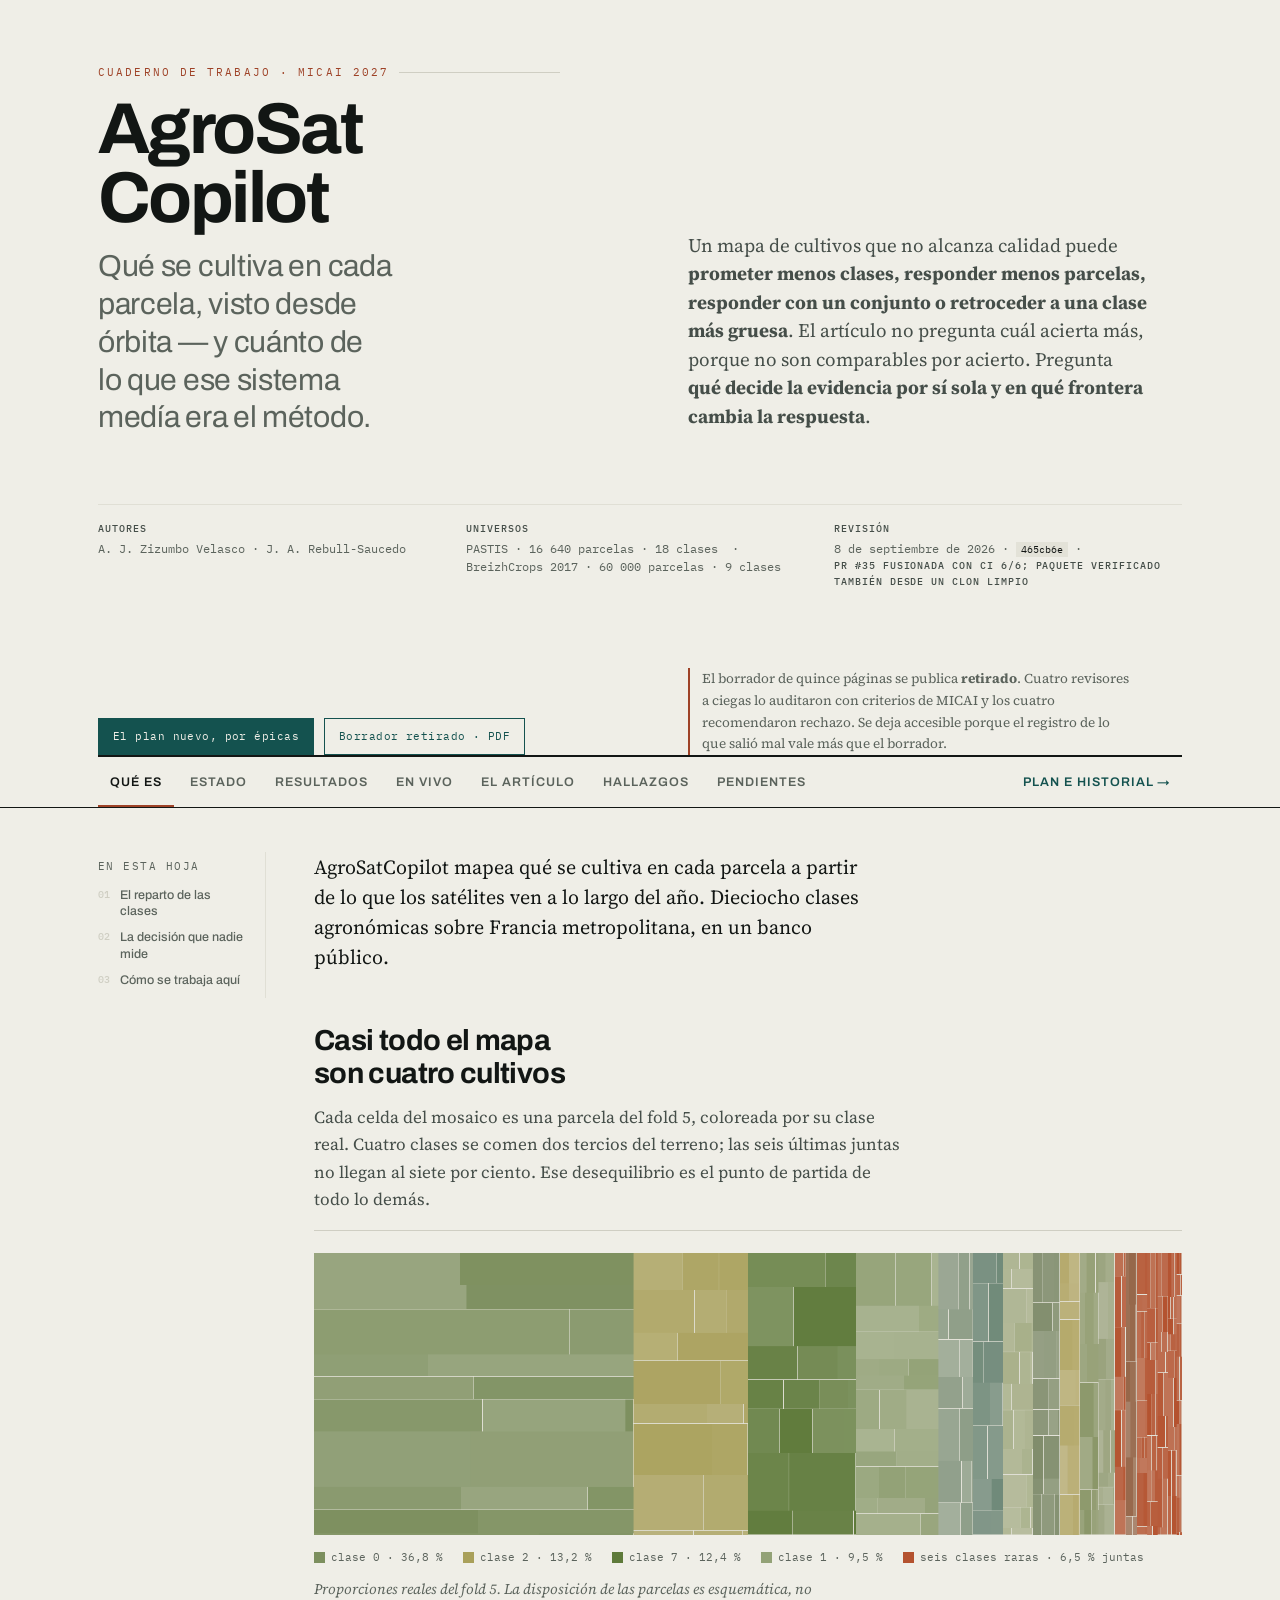
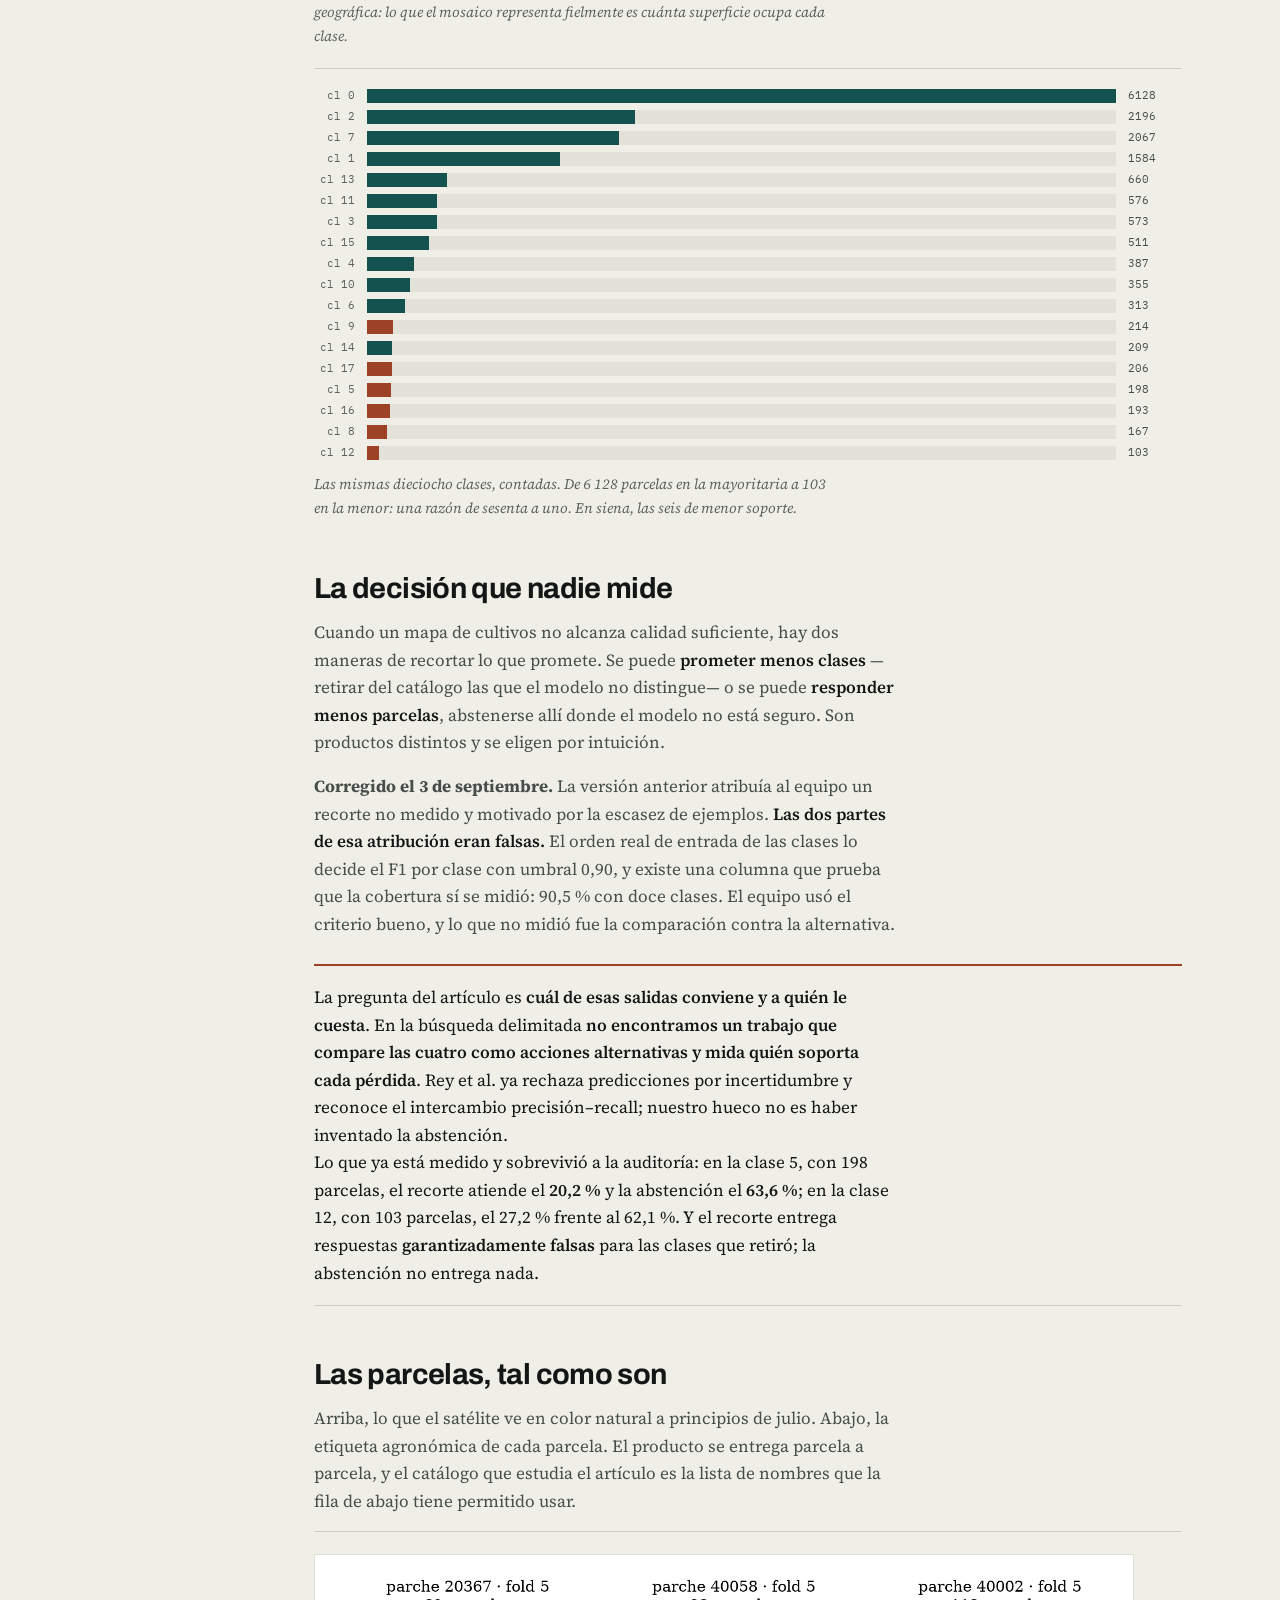
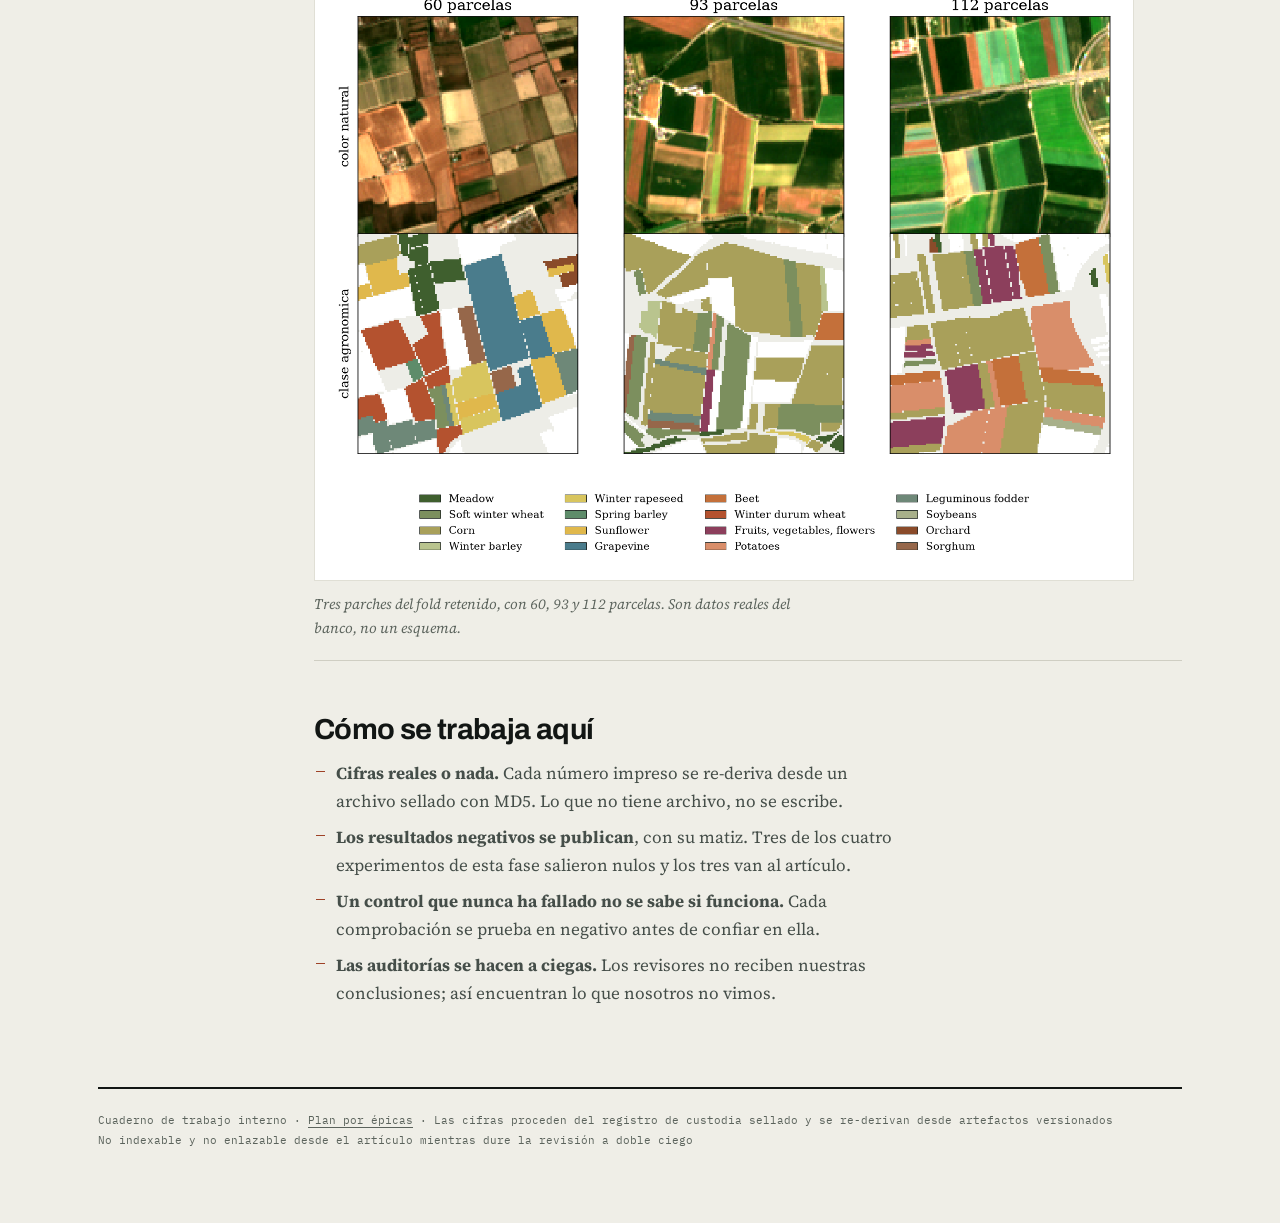
<file: index.html>
<!doctype html>
<html lang="es">
<head>
<meta charset="utf-8">
<meta name="viewport" content="width=device-width,initial-scale=1">
<meta name="robots" content="noindex,nofollow">
<title>AgroSatCopilot · Cuaderno MICAI 2027</title>
<link rel="preconnect" href="https://fonts.googleapis.com">
<link rel="preconnect" href="https://fonts.gstatic.com" crossorigin>
<link rel="stylesheet" href="https://fonts.googleapis.com/css2?family=Archivo:wght@400;500;600;700&family=Source+Serif+4:ital,opsz,wght@0,8..60,400;0,8..60,600;1,8..60,400&family=IBM+Plex+Mono:wght@400;500&display=swap">
<link rel="stylesheet" href="assets/style.css">
</head>
<body>

<div class="sheet">
  <div class="masthead">
    <div class="masthead-grid">
      <div>
        <p class="stamp">Cuaderno de trabajo · MICAI 2027</p>
        <h1>AgroSat<br>Copilot<span class="thin">Qué se cultiva en cada parcela, visto desde
          órbita — y cuánto de lo que ese sistema medía era el método.</span></h1>
      </div>
      <p class="lede">Un mapa de cultivos que no alcanza calidad puede <b>prometer menos clases,
        responder menos parcelas, responder con un conjunto o retroceder a una clase más gruesa</b>.
        El artículo no pregunta cuál acierta más, porque no son comparables por acierto. Pregunta
        <b>qué decide la evidencia por sí sola y en qué frontera cambia la respuesta</b>.</p>
      <div class="colophon">
        <span><b>Autores</b> A. J. Zizumbo Velasco · J. A. Rebull-Saucedo</span>
        <span><b>Universos</b> PASTIS · 16 640 parcelas · 18 clases &nbsp;·&nbsp;
          BreizhCrops 2017 · 60 000 parcelas · 9 clases</span>
        <span><b>Revisión</b> 8 de septiembre de 2026 · <code>465cb6e</code> · <b>PR #35 fusionada con CI 6/6; paquete verificado también desde un clon limpio</b></span>
      </div>
      <p class="downloads">
        <a class="dl" href="plan.html">El plan nuevo, por épicas</a>
        <a class="dl" href="paper/agrosat-micai-borrador-es.pdf">Borrador retirado · PDF</a>
      </p>
      <p class="retirado">El borrador de quince páginas se publica <b>retirado</b>. Cuatro
        revisores a ciegas lo auditaron con criterios de MICAI y los cuatro recomendaron rechazo.
        Se deja accesible porque el registro de lo que salió mal vale más que el borrador.</p>
    </div>
  </div>
</div>

<div class="nav">
  <div class="nav-inner">
    <div class="tabset" role="tablist" aria-label="Secciones del cuaderno">
      <button role="tab" id="t-que" aria-controls="p-que" aria-selected="true">Qué es</button>
      <button role="tab" id="t-est" aria-controls="p-est" aria-selected="false">Estado</button>
      <button role="tab" id="t-fig" aria-controls="p-fig" aria-selected="false">Resultados</button>
<!-- GENERADO build_site_paper tab · inicio -->
      <button role="tab" id="t-vivo" aria-controls="p-vivo" aria-selected="false">En vivo</button>
      <!-- GENERADO build_site_paper tab · fin -->
      <button role="tab" id="t-paper" aria-controls="p-paper" aria-selected="false">El artículo</button>
      <button role="tab" id="t-hall" aria-controls="p-hall" aria-selected="false">Hallazgos</button>
      <button role="tab" id="t-pend" aria-controls="p-pend" aria-selected="false">Pendientes</button>
    </div>
    <a class="away" href="plan.html#historial">Plan e historial</a>
  </div>
</div>

<div class="sheet">

<!-- ================= QUÉ ES ================= -->
<section class="panel" id="p-que" role="tabpanel" aria-labelledby="t-que">
  <div class="rail">
    <aside class="rail-index" aria-label="Índice de la sección">
      <p>En esta hoja</p>
      <ol>
        <li><a href="#mosaico">El reparto de las clases</a></li>
        <li><a href="#decision">La decisión que nadie mide</a></li>
        <li><a href="#metodo">Cómo se trabaja aquí</a></li>
      </ol>
    </aside>
    <div>
      <p class="lede">AgroSatCopilot mapea qué se cultiva en cada parcela a partir de lo que
        los satélites ven a lo largo del año. Dieciocho clases agronómicas sobre Francia
        metropolitana, en un banco público.</p>

      <h2 id="mosaico">Casi todo el mapa son cuatro cultivos</h2>
      <p>Cada celda del mosaico es una parcela del fold 5, coloreada por su clase real. Cuatro
        clases se comen dos tercios del terreno; las seis últimas juntas no llegan al siete por
        ciento. Ese desequilibrio es el punto de partida de todo lo demás.</p>

      <figure class="plot">
        <canvas class="plot-canvas" id="mosaic" width="1600" height="520"
                role="img" aria-label="Mosaico de 16 640 parcelas coloreadas por clase de cultivo: cuatro clases dominan la superficie y la cola de clases raras apenas es visible."></canvas>
        <div class="plot-legend" id="mosaic-legend"></div>
        <figcaption>Proporciones reales del fold 5. La disposición de las parcelas es
          esquemática, no geográfica: lo que el mosaico representa fielmente es cuánta
          superficie ocupa cada clase.</figcaption>
      </figure>

      <div class="bars" id="support-bars"></div>
      <figcaption>Las mismas dieciocho clases, contadas. De 6 128 parcelas en la mayoritaria a
        103 en la menor: una razón de sesenta a uno. En siena, las seis de menor soporte.</figcaption>

      <h2 id="decision">La decisión que nadie mide</h2>
      <p>Cuando un mapa de cultivos no alcanza calidad suficiente, hay dos maneras de recortar
        lo que promete. Se puede <strong>prometer menos clases</strong> —retirar del catálogo
        las que el modelo no distingue— o se puede <strong>responder menos parcelas</strong>,
        abstenerse allí donde el modelo no está seguro. Son productos distintos y se eligen
        por intuición.</p>
      <p><b>Corregido el 3 de septiembre.</b> La versión anterior atribuía al equipo un recorte no
        medido y motivado por la escasez de ejemplos. <strong>Las dos partes de esa atribución eran
        falsas.</strong> El orden real de entrada de las clases lo decide el F1 por clase
        con umbral 0,90, y existe una columna que prueba que la cobertura sí se midió: 90,5 % con
        doce clases. El equipo usó el criterio bueno, y lo que no midió fue la comparación contra la
        alternativa.</p>

      <div class="callout">
        <p>La pregunta del artículo es <strong>cuál de esas salidas conviene y a quién le cuesta</strong>.
          En la búsqueda delimitada <strong>no encontramos un trabajo que compare las cuatro como
          acciones alternativas y mida quién soporta cada pérdida</strong>. Rey et al. ya rechaza
          predicciones por incertidumbre y reconoce el intercambio precisión–recall; nuestro hueco
          no es haber inventado la abstención.</p>
        <p>Lo que ya está medido y sobrevivió a la auditoría: en la clase 5, con 198 parcelas, el recorte
          atiende el <strong>20,2 %</strong> y la abstención el <strong>63,6 %</strong>; en la clase
          12, con 103 parcelas, el 27,2 % frente al 62,1 %. Y el recorte entrega respuestas <strong>garantizadamente
          falsas</strong> para las clases que retiró; la abstención no entrega nada.</p>
      </div>

      <h2 id="parcelas">Las parcelas, tal como son</h2>
      <p>Arriba, lo que el satélite ve en color natural a principios de julio. Abajo, la etiqueta
        agronómica de cada parcela. El producto se entrega parcela a parcela, y el catálogo que
        estudia el artículo es la lista de nombres que la fila de abajo tiene permitido usar.</p>
      <figure class="plot">
        <img src="img/parcelas.png" alt="Tres parches del fold 5: arriba composición Sentinel-2 en color natural con las parcelas visibles como polígonos de distinto tono; abajo la misma escena coloreada por clase agronómica.">
        <figcaption>Tres parches del fold retenido, con 60, 93 y 112 parcelas. Son datos reales del
          banco, no un esquema.</figcaption>
      </figure>

      <h2 id="metodo">Cómo se trabaja aquí</h2>
      <ul>
        <li><strong>Cifras reales o nada.</strong> Cada número impreso se re-deriva desde un
          archivo sellado con MD5. Lo que no tiene archivo, no se escribe.</li>
        <li><strong>Los resultados negativos se publican</strong>, con su matiz. Tres de los
          cuatro experimentos de esta fase salieron nulos y los tres van al artículo.</li>
        <li><strong>Un control que nunca ha fallado no se sabe si funciona.</strong> Cada
          comprobación se prueba en negativo antes de confiar en ella.</li>
        <li><strong>Las auditorías se hacen a ciegas.</strong> Los revisores no reciben
          nuestras conclusiones; así encuentran lo que nosotros no vimos.</li>
      </ul>
    </div>
  </div>
</section>

<!-- ================= ESTADO ================= -->
<section class="panel" id="p-est" role="tabpanel" aria-labelledby="t-est" hidden>
  <div class="callout">
    <p><b>Estado vigente, 17 de septiembre.</b> US-176 está cerrada editorialmente:
      <b>quince páginas en inglés, dieciséis en español, siete de siete secciones y cinco
      figuras</b>. La lectura empieza con
      parches Sentinel-2 reales y sus máscaras, muestra el desequilibrio exacto de las 16 640
      parcelas elegibles, reúne las seis políticas en un espacio común y termina en los perfiles
      completos de resultados y el atlas de decisión. El artículo compara puntos operativos fijos,
      no familias completas; trata el vector de frecuencias como objeto empírico principal y limita
      la base de seis pérdidas a utilidades constantes dentro de esas celdas. Una proposición
      sellada establece ahora el límite exacto: el perfil identifica las pérdidas que factorizan
      por la partición ejecutable, pero no cardinalidad, profundidad taxonómica ni gravedad dentro
      de una celda sin frecuencias refinadas. PASTIS-R permanece
      exploratorio y BreizhCrops descriptivo: no se afirma transporte geográfico, preferencia de
      usuarios ni ganador universal. La literatura inmediata y el suplemento reconstructivo ya
      están cerrados. Las cuatro críticas severas quedaron adjudicadas en cuatro iteraciones:
      evidencia visible, poda, reescritura y ataque ciego. La lectura final simulada emite
      borderline / weak accept sin encontrar un bloqueo metodológico oculto. MICAI 2026 es la
      envolvente provisional hasta que exista la convocatoria 2027. El punto del 24 de septiembre
      conserva la fecha del acta de US-156; el envío sigue sin autorización. Las cuatro copias de
      revisión están publicadas y todos los controles del tablero pasan.</p>
  </div>
  <p class="nota-tabla"><b>Registro histórico acumulado; no describe el tablero vigente.</b> El borrador de quince páginas sigue retirado. Ocho rondas externas cerraron
    defectos de evaluación, custodia y redacción. US-173 cerró el primer contrato científico del
    estudio reencuadrado: estimando y población ya están fijados; quedan pérdida, margen práctico y
    criterio principal, además de los valores inferenciales aún abiertos, antes de firmar el preregistro. US-119 cerró la sanidad del panel heredado;
    US-121 y US-118 están en curso. US-141, US-142 y US-149 están cerradas: el trabajo relacionado ya está
    integrado y la bibliografía final contiene exactamente las 19 claves citadas de un catálogo
    verificado de 58. El registro de afirmaciones retiradas se deriva de las 16 correcciones de la
    revisión externa y ya bloquea su regreso en manuscrito, plan y cuaderno. Existe un manuscrito
    LNCS anónimo de dieciocho páginas y seis de ocho secciones redactadas: problema, estimando,
    mecánica, protocolo inferencial y un apéndice generado desde nueve contratos sellados. US-160,
    US-124 y US-125 siguen en curso: el flujo ajusta los seis brazos solo con entrenamiento y
    validación, aplica la entrega sin aceptar etiquetas de prueba y evalúa después sobre las mismas
    parcelas. El universo neutral de clases sale del soporte de entrenamiento; una clase ausente
    sigue visible como indefinida en los seis brazos. La PR #13 integra ese comportamiento en
    <code>28dc201</code> con los seis jobs de CI verdes. La inferencia empareja por identidad de
    parcela; el bootstrap por <code>patch_id</code> conserva la media parcelaria preregistrada y la
    media con igual peso por bloque queda como sensibilidad separada. No publica
    intervalo, p ni Holm por debajo de tres unidades. Holm opera solo sobre una familia
    exploratoria predeclarada de la misma unidad, excluye solo identidades declaradas antes de ver
    las pérdidas y se abstiene de corregir la familia completa si otro contraste planeado carece
    de p válida. La PR #14 integra esa mecánica en <code>1f16145</code> con CI 6/6. Una auditoría
    posterior cerró la cancelación bajo el mínimo de unidades: la igualdad estructural se valida
    ahora sobre cada pérdida parcelaria antes de agregar. <b>US-171 está en curso</b>: un contrato
    ejecutable y sellado selecciona <i>k</i> únicamente con el perfil espacial; selección y
    sensibilidad rechazan omitir o añadir valores de la rejilla, cambiar el colchón y repetir una
    cabecera que sustituya la distancia medida. La exigencia de ocho clases del antiguo F1-macro
    queda como diagnóstico, no como selector. Falta la regeneración empírica.
    <b>US-155 está en curso</b>:
    el MDE de la sensibilidad por bloques ya se resuelve con t no central, sin unidades repetidas
    ni supuestos tomados del mismo resultado. La desviación y el efecto llevan unidad, rol y fuente;
    sin la primera no hay MDE y sin el segundo no hay detectabilidad ni recuento planificado. No se atribuye al estimando primario: el bootstrap
    por <code>patch_id</code> requiere simulación después de US-172. La tabla por afectado continúa sin valores
    predeterminados y las pérdidas empíricas siguen pendientes. <b>US-127 está en curso</b>: el
    código genera los cinco contrastes contra el control y el par entre criterios de retirada,
    exige el mismo presupuesto completo y conserva mediante Fieller los conjuntos no acotados.
    La ejecución empírica espera US-172, y «razón denominador sobre ganancia» sigue sin identificar
    sus dos cantidades ni la unidad; no se fabrica una cifra para cerrarla. Por eso
    US-144 está en curso y no tiene resultados empíricos. En US-172, las nueve condiciones
    operativas ya están satisfechas: la determinación institucional escrita tiene acta sellada y el
    protocolo v0.3 quedó congelado el 9 de septiembre, antes del primer reclutamiento. Sus cuatro
    adjuntos fijan el commit fuente, se reproducen byte a byte y tienen custodia propia. Esto cierra
    el bloqueo formal, no la historia: faltan seis informantes y la tabla de pérdidas trazable. El arnés OOF
    ya comprueba la longitud temporal realmente usada y su gate corre en CI; la población elegible
    sigue siendo exactamente 16 640 parcelas. La integración del workflow de Arthur quedó
    revalidada: se conservan sus gates, plantillas y arreglos portables; la gobernanza ratificada
    se restauró y Engram compartido queda planificado en ADR-015, no activo por defecto. La PR #5
    está fusionada en <code>a2a985a</code>, con seis jobs de CI y los nueve gates verdes. Los chunks
    nativos ya no están en el árbol ni en la historia de <code>main</code>. El repositorio sigue
    privado y la rama fusionada fue borrada; <code>refs/pull/{3,4,5}</code> aún exige la purga de
    GitHub Support. Hasta entonces, un clon espejo o un fetch explícito de <code>refs/pull/*</code>
    puede volver a introducir los objetos; el refspec ordinario solo trae <code>refs/heads/*</code>.
    <code>04acc34</code> deja esa frontera y la recuperación escritas en el runbook. La H100 existe según ADR-009, pero los comandos
    restaurados apuntan a una VM Linux distinta de la máquina Windows del sponsor; quedan fuera
    de uso hasta reconciliar esa identidad, sin afectar el camino crítico MICAI. El ensayo de
    saneamiento se ejecutó sobre un espejo fresco con lease exacto: 30 commits recibieron SHA
    nuevo, uno desapareció y el árbol final quedó idéntico. <code>85861b2</code> resella exactamente
    las tres filas afectadas y actualiza los consumidores del mapa real. Un ref local de la PR #5
    aún conservaba los objetos antiguos; <code>68adcf4</code> registra su eliminación y la poda de
    reflogs y objetos inalcanzables. Los cuatro espejos temporales se eliminaron definitivamente
    de la Papelera por sus nombres exactos, sin vaciarla entera. Los diez gates,
    <code>make check</code> y 2 472 pruebas están verdes: 2 461 no lentas y once lentas pasadas por
    separado, además de 64 omitidas. La CI posterior al saneamiento agotaba el
    disco antes de ejecutar pruebas: <code>b4d4bfb</code> elimina los cachés persistentes, impide
    que Poetry duplique sus descargas y limita el pico de instalación. La ejecución real terminó
    con sus seis jobs verdes, sin reducir la superficie de pruebas. <code>f8051f0</code> deja preparado el caso
    para Support con tres PR afectadas y los dos primeros commits cambiados, sin copiar ningún dato
    personal. La PR #6 volvió a abrir la frontera por otro camino: publicó bajo
    <code>docs/engram/</code> un lote derivado antes de las dos aprobaciones y de la decisión de
    transporte exigidas por ADR-015. Se conserva el permiso mínimo de CI y la base del exportador,
    reducida a un prefiltro local; <code>acf2b86</code> retira el lote del árbol y blinda ambas
    raíces contra renombrados. <b>US-122 pasa a en curso, no a hecha</b>, y el rechazo queda como
    primer ejercicio real de ADR-015. La ancestría comprobada mediante la API de GitHub corrige el
    alcance externo: solo <code>refs/pull/{3,4,5}</code> alcanzan el commit sensible; las refs de las
    PR #6 y #7 divergen y no pertenecen al caso de Support. La rama fusionada de la PR #6 fue
    borrada. El repositorio no vuelve a público antes de que GitHub purgue las tres referencias y
    vistas conservadas. La auditoría del 7 de septiembre atacó los instrumentos, no solo sus
    resultados: el árbol de la punta se sustituyó por ancestría remota y apareció un bypass real.
    Un gzip renombrado fuera de <code>.engram/</code> atravesaba tanto <code>gitleaks</code> como el
    harness. <code>b117293</code> añade un gate bloqueante que inspecciona los blobs del índice por
    extensión y firma binaria; nueve contenedores históricos solo pasan con ruta y SHA-256 exactos.
    Es el undécimo gate del estudio y no aumenta el porcentaje científico.</p>

  <div class="callout">
    <p><b>Estado de la conclusión.</b> H1-2026 está <strong>pendiente</strong>: ni «se refutó» ni
      «no replicó». Las cuatro cifras que sostenían ese veredicto están invalidadas y treinta y un
      artefactos permanecen <code>OBSOLETO</code>. Lo único que no depende de esas cifras es que la
      regla de entrega cambió.</p>
  </div>

  <div class="callout" data-cuarentena style="border-top-color:#b03a2e">
    <p><b>CUARENTENA.</b> Esta página reproduce cifras derivadas de artefactos marcados
      <code>OBSOLETO</code> en el registro de custodia: las produjo el módulo de evaluación cuando
      aún tenía tres defectos —denominador móvil, punto de operación elegido dentro del bloque que
      lo mide, y remuestreo a nivel de parcela—. <b>Ninguna entra en el artículo</b> hasta
      regenerarlas. Se conservan sin retocar, con el apartado que las cita marcado, porque el
      registro de lo que creímos importa tanto como lo que resulte. Un gate lo comprueba:
      <code>make paper-obsoletos-check</code>.</p>
  </div>

  <h2>Registro de custodia</h2>
  <div class="ledger">
    <div class="ledger-row"><span class="name">Artefactos verificados con MD5</span><span class="note">31 son OBSOLETO y no citables</span><span class="num">106</span></div>
    <div class="ledger-row"><span class="name">Cifras declaradas sin artefacto</span><span class="note">no se imprimen</span><span class="num">8</span></div>
    <div class="ledger-row"><span class="name">Referencias del catálogo MICAI 2027</span><span class="note">identificador localizable y autores completos</span><span class="num">58</span></div>
    <div class="ledger-row"><span class="name">Parcelas puntuadas, los dos bancos</span><span class="note">16 640 + 60 000</span><span class="num">76 640</span></div>
    <div class="ledger-row"><span class="name">Páginas del borrador</span><span class="note">A4, cero errores, cero overfull</span><span class="num">15</span></div>
    <div class="ledger-row"><span class="name">Figuras y tablas del artículo</span><span class="note">todas re-derivables</span><span class="num">6 + 4</span></div>
  </div>

  <h2>Tabla histórica de diez modelos, ya obsoleta</h2>
  <p>Se conserva para mostrar qué produjo el arnés anterior, no para comparar modelos ni decidir
    el panel. Tres miembros dejaron de ser elegibles y <code>tsvit-pheno-fullm</code> fue puntuado
    con una longitud temporal incorrecta.</p>
  <div class="scroll">
    <table>
      <thead><tr><th>Modelo</th><th class="n">F1-macro</th><th class="n">Exactitud</th></tr></thead>
      <tbody id="members-tbody"></tbody>
    </table>
  </div>
  <p>La conclusión que acompañaba a esta tabla —que <code>tsvit-pheno</code> era el mejor miembro y
    ninguna combinación lo mejoraba— cayó con el arreglo del productor. No se traslada al estudio
    nuevo.</p>
  <p><b>Retirado el 3 de septiembre.</b> Aquí se equiparaban dos cifras de U-TAE obtenidas con
    métricas y unidades distintas. La comparación era <strong>inválida</strong>: una medía
    F1-macro por parcela y la otra mIoU por píxel. Lo señaló el coautor. Por qué
    ese checkpoint rinde tan por debajo de su propia validación es una pregunta abierta, y se
    responde midiendo mIoU contra mIoU, no citando la literatura de memoria.</p>
  <p><b>Y una advertencia sobre toda esta tabla</b>: <code>tsvit-pheno-fullm</code> aparece con
    0,2552 y esa cifra es un <strong>bug</strong> del volcado, no un resultado. El productor construía
    el modelo con T=37 y alimentaba al dataset con T=10. El arreglo ya está versionado y la
    re-materialización correcta da 0,7883; eso obliga a mantener fullm en el panel elegible, pero
    no lo convierte en ganador del artículo porque esa cifra usa las etiquetas de evaluación.</p>

  <h2>Los dos regímenes de la cifra campeona</h2>
  <p>El 0,7486 que el proyecto publicó no es un held-out: el meta-modelo se reentrena sobre las
    mismas parcelas que luego puntúa. <b>Precisión del 3 de septiembre:</b> en el CSV había una
    columna libre de fuga, pero vale <strong>0,536</strong>, no 0,6794. Ese 0,6794 es una
    re-derivación nuestra, agrupando posteriores en vez de promediar macros por bloque. Lo que
    existía al lado era otra cifra, con otro estimador y peor.</p>
  <div class="ledger">
    <div class="ledger-row"><span class="name">Stacking-5, reajustado sobre todas las parcelas</span><span class="note">in-sample</span><span class="num">0,7486</span></div>
    <div class="ledger-row"><span class="name">Stacking-5, bloques espaciales agrupados</span><span class="note">libre de fuga</span><span class="num hi">0,6794</span></div>
    <div class="ledger-row"><span class="name">Mejor miembro individual, sin combinar</span><span class="note">libre de fuga</span><span class="num hi">0,7367</span></div>
  </div>
</section>

<!-- ================= RESULTADOS ================= -->
<section class="panel" id="p-fig" role="tabpanel" aria-labelledby="t-fig" hidden>
  <p class="lede">El resultado principal primero: cuánto de la mejora al recortar el catálogo
    es el mecanismo y cuánto es la división.</p>

  <h2>El pasillo donde ningún mecanismo hace nada</h2>
  <p>En el segundo banco, pasar de nueve clases a seis sube el F1-macro de 0,4895 a 0,7342. Los
    cuatro mecanismos dan <strong>exactamente la misma cifra</strong> en todo ese tramo, con
    cobertura 1,000. Girasol tiene dos parcelas de 60 000 y nueces siete: el modelo no las predice
    nunca, así que retirarlas no retira ninguna parcela de la entrega. Nadie hace nada y la métrica
    sube casi un cuarto de punto sola.</p>
  <figure class="plot">
    <img src="img/frontera-breizh.png" alt="Dos paneles con cuatro curvas cada uno. De nueve a seis clases las cuatro curvas se superponen exactamente; a partir de ahí se separan y la de retirada por soporte baja mientras las otras suben.">
    <figcaption>BreizhCrops, los dos universos de clases. Las cuatro series son indistinguibles
      hasta seis clases prometidas. La línea punteada marca el criterio fijado por escrito antes de
      correr el experimento.</figcaption>
  </figure>

  <div class="ledger">
    <div class="ledger-row"><span class="name">De 9 a 6 clases · parte que es el denominador</span><span class="note">ningún mecanismo actúa</span><span class="num hi">100,0 %</span></div>
    <div class="ledger-row"><span class="name">Criterio principal, K = 5 · denominador</span><span class="note">preregistrado</span><span class="num hi">95,1 %</span></div>
    <div class="ledger-row"><span class="name">Banco primario, de 18 a 8 clases · denominador</span><span class="note">otro dato, otro modelo</span><span class="num hi">88,3 %</span></div>
  </div>

  <div class="scroll">
    <table>
      <thead><tr><th class="n">Clases</th><th class="n">F1</th><th class="n">Mejora aparente</th>
        <th class="n">Es el denominador</th><th class="n">Cobertura</th></tr></thead>
      <tbody id="descomp-tbody"></tbody>
    </table>
  </div>
  <figcaption>BreizhCrops, universo de nueve clases. La fila resaltada es el criterio principal,
    fijado por escrito antes de correr el experimento.</figcaption>

  <h2>Por qué es posible ese pasillo</h2>
  <p>Porque la cola de clases raras no es delgada, es degenerada. En el banco primario la clase
    menor tiene 103 parcelas; en el segundo tiene <strong>dos</strong>.</p>
  <figure class="plot">
    <img src="img/soporte.png" alt="Dos gráficos de barras en escala logarítmica. En PASTIS las clases van de 6 128 a 103 parcelas; en BreizhCrops de 18 113 a 2, con una caída abrupta tras las seis primeras clases.">
    <figcaption><b>Primera figura del manuscrito nuevo</b>, la única hasta hoy: es la única cuyos
      dos insumos están <code>SELLADO</code>. Ancho de página medido <b>345,827 pt</b>, que es
      exactamente el <code>\textwidth</code> de LNCS, sin escala de colocación; dos generaciones
      seguidas dan el mismo MD5; la cola se distingue por color <em>y</em> por trama, para que
      sobreviva a una fotocopia. Soporte por clase, escala logarítmica. En siena, lo que todo criterio de retirada
      quita primero.</figcaption>
  </figure>

  <h2>El criterio alternativo por soporte queda último</h2>
  <p>Retirar por soporte bajo —un brazo alternativo, no la decisión de despliegue del equipo— queda último en los dos
    bancos y además <strong>baja</strong> conforme se retiran más clases. La razón se ve en las
    leyendas: saca la colza, que el modelo separa bien, y conserva las dos praderas, que confunde
    entre sí. Optimiza el tamaño de la muestra, no la calidad de lo que se entrega.</p>
  <figure class="plot">
    <img src="img/leyendas.png" alt="Dos rejillas. En la de retirada por F1 la colza permanece hasta tres clases prometidas; en la de retirada por soporte la colza desaparece en cinco clases mientras las dos praderas siguen dentro.">
    <figcaption>Qué clases sobrevive cada criterio conforme se recorta. Celda llena, clase
      prometida. Los dos criterios discrepan justo en las clases que deciden el resultado.</figcaption>
  </figure>

  <h2>La misma frontera, vista en cobertura</h2>
  <figure class="plot">
    <img src="img/cobertura.png" alt="Dos paneles con calidad frente a cobertura entregada. Las cruces grises del control se alinean en cobertura uno, varias de ellas por encima de las curvas de los mecanismos a cobertura menor.">
    <figcaption>Las cruces son el control: entrega todo, así que vive en cobertura uno. Lo que hay
      que mirar es cuántas quedan <em>por encima</em> de los mecanismos que sí recortan. El rótulo
      de la imagen todavía dice «PASTIS-R»: la figura sale de artefactos en cuarentena y no se
      regenera hasta que ellos se regeneren, así que se deja tal cual en vez de retocarla.</figcaption>
  </figure>

  <h2>El banco primario dice lo mismo</h2>
  <figure class="plot">
    <img src="img/frontera-pastis.png" alt="Dos paneles, uno por predictor, con las mismas cuatro series sobre PASTIS de dieciocho a ocho clases prometidas.">
    <figcaption>PASTIS, sus dos predictores más fuertes. El control sin mecanismo ya recupera la
      mayor parte del trayecto. El banco se obtiene por la distribución PASTIS-R, pero solo se usa
      su modalidad óptica: ningún predictor de este trabajo toca el radar, y nombrar un sensor que
      no se toca es la imprecisión que este artículo denuncia.</figcaption>
  </figure>

  <h2>Dos figuras heredadas de la evaluación densa</h2>
  <p>Sobreviven a la auditoría porque describen predicciones en lugar de sostener una
    comparación.</p>
  <p>Las dos vienen del volcado píxel a píxel sobre los 496 parches del fold 5 y llevan
    diecinueve filas, no dieciocho: la evaluación densa incluye la clase <em>Background</em>,
    que el universo por parcela del artículo deja fuera. Son de <code>tsvit</code>, la
    variante base del mejor miembro.</p>

  <h2>Dónde se rompe el modelo</h2>
  <figure class="plot">
    <img src="img/confusion.png" alt="Matriz de confusión de dieciocho clases más fondo. La diagonal es intensa en las cuatro clases mayoritarias y se difumina en la mitad inferior, donde las clases minoritarias se confunden entre sí y con las clases grandes.">
    <figcaption>Matriz de confusión, recall por clase. Cada fila es la verdad y cada columna
      la predicción; una diagonal perfecta sería un modelo perfecto.</figcaption>
  </figure>
  <p>La diagonal aguanta arriba y se deshace abajo. <em>Winter barley</em>, <em>Grapevine</em>
    y <em>Soft winter wheat</em> son casi bloques sólidos; <em>Mixed cereal</em>, la última
    fila, apenas tiene diagonal y su masa se reparte entre <em>Background</em>,
    <em>Meadow</em> y <em>Soft winter wheat</em> — es decir, <strong>se confunde justo con
    las clases grandes</strong>. Ese es el mecanismo que castiga al F1-macro: una clase rara
    mal predicha no baja casi nada la exactitud, porque son pocas parcelas, pero arrastra su
    sumando entero en un promedio por clase.</p>

  <h2>La cola, ordenada</h2>
  <figure class="plot">
    <img src="img/per_class_iou.png" alt="Barras horizontales de IoU por clase. Las clases mayoritarias superan 0,8 y las últimas cinco caen por debajo de 0,45, con Mixed cereal en 0,24.">
    <figcaption>Intersección sobre unión por clase, misma corrida densa. Ordenada por el
      identificador de clase, no por rendimiento.</figcaption>
  </figure>
  <p><b>Corregido el 3 de septiembre.</b> Aquí decíamos que esas cinco son «casi exactamente
    las que el equipo retiró». Es falso: de las cinco, <strong>solo dos</strong> —<em>Mixed
    cereal</em> y <em>Potatoes</em>— están entre las seis retiradas. <em>Orchard</em>,
    <em>Beet</em> y <em>Winter durum wheat</em> se conservaron. Lo que la figura muestra es por
    qué la tentación de retirar es fuerte, no que el equipo cediera a ella por IoU.</p>

  <div class="callout">
    <p>Una figura que <strong>no</strong> aparece aquí: los residuos espaciales del ensamble.
      Dibuja los 2 326 errores encima de los 14 314 aciertos, así que un catorce por ciento
      tapa al ochenta y seis y la imagen contradice su propio título. Está en la lista de
      cosas que hay que rehacer antes de que ninguna figura entre al artículo.</p>
  </div>
</section>

<!-- ================= EL ARTÍCULO ================= -->
<!-- GENERADO build_site_paper · inicio -->
<section class="panel" id="p-vivo" role="tabpanel" aria-labelledby="t-vivo" hidden>
  <p class="lede">El artículo que se está escribiendo ahora, tal y como está en este momento. Esta
    página no se redacta: se genera desde el repositorio cada vez que el manuscrito cambia, así que
    lo que dice es lo que hay.</p>

  <div class="callout">
    <p><b>Ya hay un veredicto exploratorio; el orden cambia con el coste.</b>
      En PASTIS-R, ninguna de
      75 comparaciones por predictor certifica dominancia: 71 cruzan con seguridad
      y 4 quedan indeterminadas. En 3913 de 6600 evaluaciones
      modelo-pérdida de la rejilla declarada sí hay un ganador único, y cambia con el coste. Esos
      conteos no son volumen del símplex. BreizhCrops aporta perfiles descriptivos, pero no
      inferencia pareada; ambos bancos ya habían sido inspeccionados y no existe estrato
      confirmatorio. El artículo no afirma transporte ni inventa una preferencia externa.</p>
    <p><b>El caso desplegado ya está localizado, con alcance retrospectivo.</b> Entregó etiqueta
      precisa en 15265 de 16640 parcelas. De 30 configuraciones congeladas,
      0 dominan su perfil, el perfil desplegado domina 5 y
      cruza 25. Son sistemas predictor--acción completos: no se presenta como
      efecto aislado del recorte, dato confirmatorio ni pérdida implícita del usuario.</p>
  </div>

  <div class="cifras">
    <div class="cifra"><span class="n">15</span>
      <span class="l">páginas A4, PDF anónimo</span></div>
    <div class="cifra"><span class="n">7/7</span>
      <span class="l">secciones redactadas</span></div>
    <div class="cifra"><span class="n">67/67</span>
      <span class="l">gates en verde</span></div>
  </div>

  <h2>Sección por sección</h2>
  <p class="nota-tabla">Una sección cuenta como redactada a partir de 15 líneas de
    prosa; el conteo va en la tabla para que la clasificación se pueda discutir en vez de creerse.
    De las que siguen en esqueleto se muestra lo que su propia fuente dice que le falta.</p>
  <div class="scroll">
    <table class="secciones">
      <thead><tr><th>Sección</th><th>Estado</th><th class="n">Líneas</th>
        <th>De qué depende</th></tr></thead>
      <tbody>
      <tr><td class="sec">Introduction</td><td><span class="chip ok">Redactada</span></td><td class="n">38</td><td class="nota"></td></tr>
      <tr><td class="sec">Related Work</td><td><span class="chip ok">Redactada</span></td><td class="n">47</td><td class="nota"></td></tr>
      <tr><td class="sec">Problem Statement and Estimand</td><td><span class="chip ok">Redactada</span></td><td class="n">72</td><td class="nota"></td></tr>
      <tr><td class="sec">Fixed Policies as Alternative Actions</td><td><span class="chip ok">Redactada</span></td><td class="n">50</td><td class="nota"></td></tr>
      <tr><td class="sec">Evaluation Protocol</td><td><span class="chip ok">Redactada</span></td><td class="n">63</td><td class="nota"></td></tr>
      <tr><td class="sec">Results</td><td><span class="chip ok">Redactada</span></td><td class="n">97</td><td class="nota"></td></tr>
      <tr><td class="sec">Discussion</td><td><span class="chip ok">Redactada</span></td><td class="n">33</td><td class="nota"></td></tr>
      </tbody>
    </table>
  </div>

  <h2>Qué se comprobó antes de publicar esto</h2>
  <ul class="gates">
      <li><span class="chip ok">pasa</span> <code>archive-safety-check</code> — el archivo ajeno no entra al repositorio sin revisar</li>
      <li><span class="chip ok">pasa</span> <code>atlas-publication-check</code> — el veredicto y la figura central se rederivan del atlas sin elegir un precio</li>
      <li><span class="chip ok">pasa</span> <code>banco-confirmatorio-search-check</code> — las catorce entradas estan adjudicadas y la salida vacia conserva su alcance</li>
      <li><span class="chip ok">pasa</span> <code>banco-tercero-check</code> — el tercer banco se decide desde evidencia primaria capturada</li>
      <li><span class="chip ok">pasa</span> <code>block-sensitivity-check</code> — el colchon y la teselacion se barren en vez de defenderse, y no se elige ninguno</li>
      <li><span class="chip ok">pasa</span> <code>ci-resource-check</code> — los recursos declarados en CI existen</li>
      <li><span class="chip ok">pasa</span> <code>ci-test-coverage-check</code> — ningun job de CI esta apagado ni se traga sus fallos</li>
      <li><span class="chip ok">pasa</span> <code>conformal-coverage-check</code> — la cobertura conforme exploratoria conserva splits, denominadores y procedencia</li>
      <li><span class="chip ok">pasa</span> <code>coverage-distribution-check</code> — la cobertura por clase y area conserva poblaciones, cortes y ausencia documentada</li>
      <li><span class="chip ok">pasa</span> <code>decision-atlas-check</code> — decision-atlas-check</li>
      <li><span class="chip ok">pasa</span> <code>deployed-profile-check</code> — el perfil servido se rederiva sin convertirlo en efecto causal ni resultado confirmatorio</li>
      <li><span class="chip ok">pasa</span> <code>documentary-anchors-check</code> — un punto externo solo entra con fuente primaria y como sensibilidad, nunca como criterio</li>
      <li><span class="chip ok">pasa</span> <code>engram-pilot-check</code> — el piloto sintético conserva esquema, digest y dos firmas sin activar sincronización</li>
      <li><span class="chip ok">pasa</span> <code>farslip-recovery-check</code> — las captions recuperables tienen custodia y la receta sigue detenida antes de la GPU</li>
      <li><span class="chip ok">pasa</span> <code>h2-estimability-check</code> — H2 conserva su universo y unidad; si faltan clases o bloques no fabrica inferencia</li>
      <li><span class="chip ok">pasa</span> <code>ha-baseline-check</code> — la familia mecánica de Ha no se convierte en un séptimo brazo sin enmienda</li>
      <li><span class="chip ok">pasa</span> <code>hcat4-backoff-check</code> — el retroceso HCAT4 conserva ambos catálogos, contexto, perfiles y custodia</li>
      <li><span class="chip ok">pasa</span> <code>imbalance-check</code> — la rejilla de desbalance permanece congelada y sin resultados</li>
      <li><span class="chip ok">pasa</span> <code>imputation-ablation-check</code> — imputation-ablation-check</li>
      <li><span class="chip ok">pasa</span> <code>inference-contract-check</code> — inference-contract-check</li>
      <li><span class="chip ok">pasa</span> <code>label-noise-check</code> — label-noise-check</li>
      <li><span class="chip ok">pasa</span> <code>loss-basis-proposition-check</code> — loss-basis-proposition-check</li>
      <li><span class="chip ok">pasa</span> <code>mechanism-scope-check</code> — los seis brazos representan cuatro mecanismos y las familias excluidas siguen visibles</li>
      <li><span class="chip ok">pasa</span> <code>micai-claims-check</code> — ninguna afirmacion retirada ha vuelto</li>
      <li><span class="chip ok">pasa</span> <code>micai-protocol-check</code> — cada artefacto declara su regimen y procedencia</li>
      <li><span class="chip ok">pasa</span> <code>micai2027-anon-check</code> — el PDF no revela identidad</li>
      <li><span class="chip ok">pasa</span> <code>micai2027-appendix-check</code> — el suplemento contractual coincide con sus diez sellos y sigue fuera del cuerpo y ZIP</li>
      <li><span class="chip ok">pasa</span> <code>micai2027-copias-anon-check</code> — las dos copias ciegas publicadas en el sitio no revelan identidad</li>
      <li><span class="chip ok">pasa</span> <code>micai2027-deposit-check</code> — micai2027-deposit-check</li>
      <li><span class="chip ok">pasa</span> <code>micai2027-deposit-upload-check</code> — micai2027-deposit-upload-check</li>
      <li><span class="chip ok">pasa</span> <code>micai2027-package-check</code> — el ZIP anonimo solo contiene fuentes permitidas y recompila limpio</li>
      <li><span class="chip ok">pasa</span> <code>micai2027-profile-table-check</code> — micai2027-profile-table-check</li>
      <li><span class="chip ok">pasa</span> <code>micai2027-src-check</code> — toda cifra impresa sale de un artefacto sellado</li>
      <li><span class="chip ok">pasa</span> <code>micai2027-submission-check</code> — micai2027-submission-check</li>
      <li><span class="chip ok">pasa</span> <code>micai2027-supplement-check</code> — el suplemento anonimo reconstruye 75 veredictos y 6600 puntos desde recuentos agregados</li>
      <li><span class="chip ok">pasa</span> <code>model-identity-check</code> — cada checkpoint, OOF y consumidor usa una identidad unica y trazable</li>
      <li><span class="chip ok">pasa</span> <code>model-vs-mechanism-check</code> — model-vs-mechanism-check</li>
      <li><span class="chip ok">pasa</span> <code>no-winner-check</code> — el criterio de no envio y su fecha no dependen del resultado</li>
      <li><span class="chip ok">pasa</span> <code>no-winner-criteria-check</code> — no-winner-criteria-check</li>
      <li><span class="chip ok">pasa</span> <code>oof-manifest-check</code> — el inventario de predicciones fuera de muestra esta completo</li>
      <li><span class="chip ok">pasa</span> <code>panel-check</code> — el panel congelado no ha cambiado</li>
      <li><span class="chip ok">pasa</span> <code>panel-posteriors-check</code> — panel-posteriors-check</li>
      <li><span class="chip ok">pasa</span> <code>panel-selection-check</code> — panel-selection-check</li>
      <li><span class="chip ok">pasa</span> <code>paper-artifacts-check</code> — el ledger de custodia cuadra en las dos direcciones</li>
      <li><span class="chip ok">pasa</span> <code>paper-bib-check</code> — la bibliografia heredada sigue resolviendo</li>
      <li><span class="chip ok">pasa</span> <code>paper-cite-check</code> — toda cita tiene entrada en la bibliografia</li>
      <li><span class="chip ok">pasa</span> <code>paper-obsoletos-check</code> — ningun documento activo cita cifras OBSOLETO sin cuarentena</li>
      <li><span class="chip ok">pasa</span> <code>paths-check</code> — toda ruta por defecto fuera de Git/DVC tiene una adjudicacion vigente</li>
      <li><span class="chip ok">pasa</span> <code>per-arm-power-check</code> — per-arm-power-check</li>
      <li><span class="chip ok">pasa</span> <code>plan-check</code> — el plan por epicas no tiene ciclos ni estados imposibles</li>
      <li><span class="chip ok">pasa</span> <code>posterior-calibration-check</code> — posterior-calibration-check</li>
      <li><span class="chip ok">pasa</span> <code>preregistro-check</code> — el contrato del estimando no diverge del preregistro</li>
      <li><span class="chip ok">pasa</span> <code>prospective-alternative-check</code> — prospective-alternative-check</li>
      <li><span class="chip ok">pasa</span> <code>protocolo-check</code> — el protocolo con personas no se declara congelado sin su acta</li>
      <li><span class="chip ok">pasa</span> <code>regeneration-preconditions-check</code> — perdida, panel, preregistro y el alcance historico conservan su frontera congelada</li>
      <li><span class="chip ok">pasa</span> <code>seed-sensitivity-check</code> — seed-sensitivity-check</li>
      <li><span class="chip ok">pasa</span> <code>seed-sensitivity-results-check</code> — seed-sensitivity-results-check</li>
      <li><span class="chip ok">pasa</span> <code>seven-arm-execution-check</code> — seven-arm-execution-check</li>
      <li><span class="chip ok">pasa</span> <code>six-arm-execution-check</code> — six-arm-execution-check</li>
      <li><span class="chip ok">pasa</span> <code>source-of-truth-check</code> — sitio, plan, controles y evidencia viven en un solo repositorio versionado</li>
      <li><span class="chip ok">pasa</span> <code>spatial-partition-check</code> — la particion espacial se elige sin mirar resultados</li>
      <li><span class="chip ok">pasa</span> <code>spatial-sensitivity-check</code> — spatial-sensitivity-check</li>
      <li><span class="chip ok">pasa</span> <code>surface-statistics-check</code> — la superficie por cultivo conserva poblacion, identificabilidad, custodia y figura</li>
      <li><span class="chip ok">pasa</span> <code>surface-statistics-contract-check</code> — surface-statistics-contract-check</li>
      <li><span class="chip ok">pasa</span> <code>tautology-split-check</code> — se dice cuanta perdida esta fijada por la definicion del mecanismo antes de mirar datos</li>
      <li><span class="chip ok">pasa</span> <code>temporal-transfer-check</code> — la limitacion temporal sigue declarada mientras no haya banco multianual</li>
      <li><span class="chip ok">pasa</span> <code>whole-loss-curve-check</code> — las veinte secciones y sus rangos se publican sin elegir una perdida puntual favorable</li>
  </ul>

  <h2>El manuscrito</h2>
  <p>Cuatro copias del mismo borrador para revisión detallada. El inglés es la versión normativa;
    el español es una traducción de cortesía. Las copias identificadas muestran el orden de
    autoría vigente: Javier Rebull primero y autor de correspondencia.</p>
  <div class="callout review-warning">
    <p><b>Borradores públicos de revisión, no copias de envío.</b> Las dos versiones identificadas
      deben retirarse del sitio antes de cualquier envío con doble ciego. El sitio conserva
      <code>noindex, nofollow</code>, pero esa cabecera no sustituye la retirada.</p>
  </div>
  <div class="paper-versions" aria-label="Versiones del manuscrito MICAI 2027">
    <a class="paper-version" href="paper/agrosat-micai2027-en-vivo.pdf">
      <span class="paper-version-kicker">English · blind</span>
      <strong>Anonymous English</strong>
      <span>Normative submission draft</span>
    </a>
    <a class="paper-version" href="paper/agrosat-micai2027-camera-ready-en.pdf">
      <span class="paper-version-kicker">English · identified</span>
      <strong>Camera-ready English</strong>
      <span>Authorship review copy</span>
    </a>
    <a class="paper-version" href="paper/agrosat-micai2027-blind-es.pdf">
      <span class="paper-version-kicker">Español · anónima</span>
      <strong>Traducción anónima</strong>
      <span>Copia de cortesía para revisión</span>
    </a>
    <a class="paper-version" href="paper/agrosat-micai2027-camera-ready-es.pdf">
      <span class="paper-version-kicker">Español · identificada</span>
      <strong>Traducción camera-ready</strong>
      <span>Copia de cortesía con autoría</span>
    </a>
  </div>
  <p class="viewer-label">Vista previa: versión inglesa anónima</p>
  <div class="visor">
    <object data="paper/agrosat-micai2027-en-vivo.pdf" type="application/pdf"
            aria-label="Manuscrito MICAI 2027 en curso">
      <p>Tu navegador no muestra el PDF aquí dentro.
        <a href="paper/agrosat-micai2027-en-vivo.pdf">Ábrelo en una pestaña nueva</a>.</p>
    </object>
  </div>
  <p class="pie-visor"><a href="paper/agrosat-micai2027-en-vivo.pdf">Abrir el PDF a pantalla completa</a> ·
    manuscrito al día 2026-09-17, commit <code>a19bbc0</code></p>
</section>
<!-- GENERADO build_site_paper · fin -->

<section class="panel" id="p-paper" role="tabpanel" aria-labelledby="t-paper" hidden>
  <p class="lede">El borrador de quince páginas está retirado. Lo que sigue es qué lo tumbó y qué
    se escribe en su lugar.</p>

  <div class="callout">
    <p><b>Cuatro revisores a ciegas, cuatro rechazos, y apenas se solapan.</b> Se les dio el
      manuscrito con ejes disjuntos —validez estadística, afirmación contra evidencia, novedad y
      cumplimiento editorial— sin nuestras conclusiones y sin la revisión del coautor. Los tres
      defectos estadísticos decisivos los reprodujimos después nosotros mismos.</p>
  </div>

  <h2>Los tres defectos del aparato, reproducidos</h2>

  <div class="finding blocker">
    <div class="top"><span class="chip stop">Fatal</span><h3>El «estimando alineado» no estaba alineado</h3></div>
    <p>El artículo denunciaba comparar sobre denominadores distintos y lo hacía: promediaba sobre las
      clases presentes <em>en la entrega de cada brazo</em>, y esos conjuntos difieren. En uno de los
      cinco bloques, igualar el denominador <strong>invierte el signo</strong>, de −0,0448 a +0,0160,
      y el contraste principal se encoge un 42 %.</p>
  </div>

  <div class="finding blocker">
    <div class="top"><span class="chip stop">Fatal</span><h3>El remuestreo usaba la unidad equivocada</h3></div>
    <p>El estimando es la media por bloque, pero el bootstrap remuestreaba parcelas dentro del bloque
      y nunca bloques. Sobre la unidad correcta, el intervalo del banco primario es
      <strong>(−0,0430, −0,0147) y excluye el cero</strong>; publicamos (−0,0414, +0,0080) y
      concluimos «no distinguible de cero». La unidad de remuestreo decidía el titular.</p>
  </div>

  <div class="finding blocker">
    <div class="top"><span class="chip stop">Fatal</span><h3>El mecanismo ganador no jugaba con las mismas reglas</h3></div>
    <p>El rechazo por confianza elegía su umbral <em>dentro</em> del bloque donde se le medía; el
      recorte de leyenda elegía su catálogo fuera. El abstract afirmaba que el protocolo elige el
      punto de operación fuera de los datos que lo miden: cierto para un brazo, falso para el que
      gana.</p>
  </div>

  <div class="finding blocker">
    <div class="top"><span class="chip stop">Fatal</span><h3>Una premisa falsa, señalada por el coautor</h3></div>
    <p>El artículo atribuía a la práctica y a este equipo un recorte guiado por soporte.
      <strong>Es falso.</strong> El orden real de entrada de
      las clases lo decide el F1 por clase con umbral 0,90, y existe una columna que prueba que la
      cobertura sí se midió: 90,5 % en la curva del Stacking-5; el desplegado, Voting-3 v2, cubre el 88,3 %. El equipo usó el criterio bueno.</p>
  </div>

  <h2>Y lo demás</h2>
  <ul>
    <li><b>Reporte selectivo.</b> Publicábamos el 95,1 % de uno de dos universos preregistrados; el
      otro, que el preregistro declaró <em>el mensurable</em>, da 85,5 % y no aparecía.</li>
    <li><b>El preregistro como credencial.</b> Se citaba sin decir que <b>el análisis de entonces
      reportaba que su hipótesis no replicaba</b> ni que la regla de entrega había cambiado. Lo que
      se omitió es haberlo reportado; <b>el veredicto en sí está hoy pendiente</b>, porque las cifras
      que lo sostenían salieron del módulo defectuoso. (Esto decía primero «fue refutada» y después
      «no había replicado»: las dos afirmaban el veredicto.)</li>
    <li><b>Una contribución que no existía.</b> «Ordenamos los tres criterios con intervalos
      pareados»: no había ni un intervalo para ese orden.</li>
    <li><b>El gate de anonimato no normalizaba acentos.</b> <code>tecnologico</code> nunca podía
      coincidir con «Tecnológico». Tres de dieciséis tokens eran inertes, y la autoprueba pasaba
      porque inyectaba el token tal cual: no podía detectar un token que no corresponde a la
      realidad.</li>
    <li><b>El anonimato se rompía por el sobre.</b> El envío es un zip del proyecto LaTeX y el
      fuente lleva nombres, ORCID y correos; el gate solo miraba el PDF.</li>
    <li><b>Las seis figuras del artículo en inglés estaban rotuladas en español</b>, a 4 pt.</li>
    <li><b>Sin declaración de asistencia de IA</b>, que Springer exige.</li>
  </ul>

  <h2>El ángulo vigente</h2>
  <p class="quote-title">Qué preferencias determina la evidencia y dónde cambia la acción<br>
    <span>Cuatro maneras de prometer menos en mapeo de cultivos por parcela</span></p>

  <div class="callout">
    <p><b>Sede decidida: MICAI 2027, veinte páginas, y solo MICAI.</b> Con ese tope no solo cabe
      la rejilla completa: cabe una <b>sección de robustez de verdad</b>, que es lo que separa un
      artículo que aguanta a un revisor estricto de uno que solo aguanta a un revisor amable. Lo que
      sigue sin caber es la autopsia de nuestros propios errores como primera contribución.</p>
    <p>Cinco auditorías después, el plan se reescribió entero. La más incómoda devolvió una
      aritmética simple: de 150 puntos planificados, solo 27 producían conocimiento nuevo. El 18 %.
      <b>El reparto actual se lee de <code>make plan-check</code></b> —hoy quince épicas, ochenta y
      nueve historias, 376 puntos y 255 pendientes— y no se transcribe aquí: las dos veces que lo
      transcribimos quedaron dos porcentajes incompatibles en esta misma página.</p>
  </div>

  <h2>La afirmación que el diseño sí puede sostener</h2>
  <p class="quote-title">Cada acción produce un perfil distinto de resultados<br>
    <span>La dominancia y las fronteras dicen qué identifica el dato sin imponer un precio</span></p>
  <div class="callout">
    <p><b>Esto sigue siendo diseño, no resultado.</b> Cada brazo conservará seis frecuencias sobre
      la misma población. La dominancia uniforme se decide componente a componente y las regiones
      de ganador son semiespacios en Δ⁵. Si ningún brazo domina, el resultado es identificación
      parcial: elegir uno exige una preferencia externa que el artículo no atribuirá a nadie.</p>
  </div>

  <div class="finding blocker">
    <div class="top"><span class="chip stop">Ya no es sostenible</span><h3>«A igual cobertura gana la abstención»</h3></div>
    <p>La cadena inferencial anterior no es válida: combinaba un denominador móvil, seleccionaba el
      punto de operación dentro del bloque evaluado y remuestreaba la unidad equivocada. Sus cifras
      están en cuarentena y no establecen ni la dirección del contraste ni su potencia. El veredicto
      se vuelve a emitir al regenerar bajo el protocolo vigente.</p>
  </div>

  <div class="finding">
    <div class="top"><span class="chip dead">Retirado</span><h3>«La disparidad es un factor de ocho»</h3></div>
    <p class="retirado">Esto estuvo publicado aquí como el hallazgo que salvaba el artículo, y es
      falso por dos caminos distintos. La clase 10, con 355 parcelas, sí recibe <strong>0,090 de
      cobertura bajo recorte y 0,741 bajo abstención</strong> — pero ocho es la <b>mayor de
      dieciocho razones cuya mediana es 1,00</b>, leída después de mirar la tabla, y no es monótona
      en soporte: la clase 8, más rara con 167 parcelas, recibe 0,958 bajo recorte. La afirmación de
      potencia que se añadió después también está retirada: su escala y su efecto salían del mismo
      resultado, de modo que no identificaba un cálculo prospectivo.</p>
    <p>Peor que el número era la frase que lo seguía: «el criterio principal se muda ahí, que es
      donde el diseño tiene potencia». <b>Mudar el criterio principal a donde hay potencia es elegir
      el resultado antes de medirlo.</b> La disparidad vuelve a ser una hipótesis por medir, y el
      criterio principal se fija en la firma del preregistro, uno solo y sin regla condicional.</p>
  </div>

  <ol class="claims">
    <li><b>Un criterio, no una tabla.</b> El artículo denunciaba que el F1-macro no es comparable
      entre catálogos y luego iba a comparar con F1-macro cuatro mecanismos que cambian el catálogo.
      Se mordía la cola. Los cuatro producen errores <em>cualitativamente</em> distintos —una
      etiqueta segura y falsa, un silencio, una ambigüedad acotada, una verdad gruesa— y ninguna
      métrica de acierto los ordena. Se ordenan <b>en espacio de costes</b>, con un diagrama de
      fronteras que dicen qué mecanismo puede ganar en cada región. No se resume todo Δ⁵ con un
      triángulo ni con un porcentaje de volumen.</li>
    <li><b>La decisión de despliegue real, situada en ese mapa.</b> Es el único activo que nadie
      puede reproducir: un sistema desplegado recortó su catálogo de 18 clases a 12 con criterio F1
      por clase ≥ 0,90. El reencuadre había borrado el hecho, y era un error: <b>el doble ciego
      exige quitar el nombre, no el hecho</b>. Se publica como perfil contrafactual; no se infiere
      un coste implícito a partir de la decisión. <b>Su cobertura de entrega está por medir</b>.</li>
    <li><b>Distribución, no preferencia atribuida.</b> Cobertura por clase y por tamaño de parcela
      bajo cada mecanismo, con incertidumbre y sin afirmar quién soporta cada coste.</li>
    <li><b>Los dos mecanismos que faltaban</b>: conjuntos de etiquetas por predicción conforme, y
      retroceso a una clase más gruesa.</li>
    <li><b>El protocolo corregido y la descomposición</b> bajan a método y apéndice. Son
      obligatorios; la confesión no.</li>
  </ol>

  <h2>Lo que se recortó, y por qué</h2>
  <div class="ledger">
    <div class="ledger-row"><span class="name">Reentrenamiento OOF de cinco folds</span><span class="note">alimentaba al árbitro, que salió del artículo</span><span class="num hi">−8 SP</span></div>
    <div class="ledger-row"><span class="name">Cuarto banco de datos</span><span class="note">tres bancos y dos continentes ya responden</span><span class="num hi">−8 SP</span></div>
    <div class="ledger-row"><span class="name">Gate sobre el HTML del cuaderno</span><span class="note">gobernanza, no artículo</span><span class="num hi">−3 SP</span></div>
    <div class="ledger-row"><span class="name">Reimplementar un rechazador aprendido</span><span class="note">riesgo de ajuste que el revisor criticará igual</span><span class="num hi">recortado</span></div>
    <div class="ledger-row"><span class="name">Conocimiento nuevo, antes y después</span><span class="note">del total planificado</span><span class="num hi">18 % → 32 %</span></div>
  </div>

  <h2>Lo que encontró una auditoría externa que ocho internas no vieron</h2>
  <p>El plan se entregó a un revisor ajeno al proyecto, con el encargo de responder a ciegas antes
    de leer una sola de nuestras conclusiones. Su veredicto fue <strong>no arrancar todavía</strong>,
    y tenía razón. <b>Van ocho rondas</b>, y cada una verificó a la anterior en el código en vez de
    creerse nuestra página de respuestas.</p>

  <div class="finding blocker">
    <div class="top"><span class="chip stop">Fatal</span><h3>La utilidad no podía cobrar la abstención</h3></div>
    <p>El módulo que escribimos multiplicaba la utilidad por la contención, así que el conjunto vacío
      caía a cero pasara lo que pasara y el precio de no responder <strong>no se podía elegir</strong>
      — justo lo que el docstring prometía como «la decisión ética del artículo». Comprobado con
      precios de 0, 10 y un millón: la cifra no se movía. Y nuestro test no podía detectarlo porque
      usaba el valor cero, <strong>el único que no distingue</strong>. Es el mismo modo de fallo que
      el gate de anonimato ciego a sus propios acentos, dos veces en un día.</p>
  </div>

  <div class="finding blocker">
    <div class="top"><span class="chip stop">Fatal</span><h3>La cardinalidad no es el coste</h3></div>
    <p>Dos conjuntos del mismo tamaño reciben el mismo precio aunque uno sea agronómicamente inútil,
      y el silencio cuesta cero. <strong>El problema de decisión no tenía función de pérdida
      identificada</strong> y la cardinalidad ocupaba ese lugar sin justificación. Es la causa raíz
      del veredicto, y por eso hay una épica nueva delante de todas las demás.</p>
  </div>

  <div class="finding blocker">
    <div class="top"><span class="chip stop">Fatal</span><h3>Más bloques no son más réplicas</h3></div>
    <p>Partir el mismo territorio más fino no crea observaciones independientes: los folds comparten
      entrenamiento con <strong>Jaccard medio de 0,4273</strong> — y 0,6000 si se cuenta
      entrenamiento más validación, que es el número que publicamos aquí como si fuera el
      primero. La ganancia de potencia del barrido
      venía de cambiar la unidad, no de observar territorio nuevo. US-173 ya cerró esa mezcla:
      la inferencia será condicional a cada banco y no sostendrá afirmaciones de transporte.</p>
  </div>

  <div class="finding blocker">
    <div class="top"><span class="chip stop">Fatal</span><h3>Dos maneras de escoger el resultado antes de medirlo</h3></div>
    <p>Elegir la variable primaria «donde el diseño tenga potencia» es escoger el resultado antes de
      verlo, y estaba escrito en nuestro plan. Y la banda de equivalencia estaba anclada en el efecto
      mínimo detectable: así es <strong>el instrumento</strong> el que define qué cuenta como
      equivalente, cuando debería salir de la menor diferencia que le importa a quien usa el mapa.</p>
  </div>

  <div class="callout">
    <p><b>Y una cifra cruzada dos veces, que es la lección más barata de la sesión.</b> Atribuíamos
      al sistema desplegado una cobertura de 0,9054, y esa cifra pertenece a la curva de <em>otro</em>
      modelo. La corregimos a <strong>14 688 de 16 640, o sea 0,88269</strong> — y la segunda
      auditoría externa encontró que <b>esa tampoco es una cobertura</b>. El filtro que produce
      las 14 688 parcelas es <code>if label not in kept: continue</code>: descarta por la
      <em>etiqueta verdadera</em>, así que 0,88269 es la <b>cuota de soporte de la verdad</b> en el
      catálogo de doce — cuántas parcelas <em>podrían</em> puntuarse, no a cuántas responde el
      sistema.</p>
    <p>Se renombra a lo que es y <b>la cobertura de entrega queda por medir</b>, desde la regla que
      de verdad se desplegó y desde sus predicciones, no desde las etiquetas. Dos veces seguidas el
      error fue el mismo: una cifra correcta en su artefacto, colocada en un contexto que no es el
      suyo. Un número no es verdadero o falso por sí mismo — lo es respecto de la pregunta que
      dice responder.</p>
  </div>

  <h2>La segunda ronda: verificar la corrección, no creérsela</h2>
  <p>Le devolvimos al mismo revisor la lista de lo que decíamos haber arreglado. En vez de leerla,
    fue al código. <b>Dos de nuestros cierres eran falsos y aparecieron tres defectos nuevos.</b>
    Esta es la parte cara de trabajar así, y es la que justifica todo lo demás.</p>

  <div class="finding blocker">
    <div class="top"><span class="chip stop">Cierre falso</span><h3>Arreglamos la utilidad y seguía rota por el otro lado</h3></div>
    <p>La primera ronda encontró que el conjunto vacío valía cero pasara lo que pasara. Lo separamos
      en un término aparte y lo dimos por cerrado, con dos tests de regresión. Pero la
      implementación seguía <b>evaluando <code>g</code> sobre todos los tamaños</b> —ceros
      incluidos— y descartando las columnas después. La firma promete que <code>g</code> solo ve
      conjuntos no vacíos; una <code>g</code> legítima definida solo para tamaños positivos
      reventaba igual.</p>
    <p>Nuestros dos tests no podían verlo: comprobaban <em>el número de salida</em>, y el número era
      correcto. El control que lo detecta es un <b>espía</b> —una <code>g</code> que registra qué
      tamaños recibe y falla si recibe un cero—, y comprobamos que <b>falla sobre la implementación
      anterior</b> antes de creerle. Es la tercera vez en esta sesión que un control nuestro no
      podía detectar aquello para lo que existía.</p>
  </div>

  <div class="finding blocker">
    <div class="top"><span class="chip stop">Fatal, y es el nuestro</span><h3>El suelo de soporte reintroducía el denominador móvil</h3></div>
    <p>La contribución del artículo es que <b>casi toda la mejora al recortar la leyenda es el cambio
      de denominador</b>. Y la regla que habíamos escrito para el preregistro —promediar solo sobre
      las clases con al menos veinte parcelas <em>en ese bloque</em>— hace que <b>cada bloque estime
      una población de clases distinta</b>. Es el mismo defecto que denunciamos, con otro disfraz, y
      dentro del documento que iba a firmarse.</p>
    <p>Medido con cinco bloques: retienen <strong>11, 13, 14, 13 y 10 clases</strong>; solo
      <strong>seis son comunes a los cinco</strong>; la unión son las dieciocho; el Jaccard mínimo
      entre dos universos es <strong>0,400</strong>. US-173 cerró la elección: el universo común se
      fija exclusivamente desde entrenamiento y se comparte entre mecanismos y bloques. La
      alternativa clase×bloque quedó retirada para que no pueda elegirse después.</p>
  </div>

  <div class="finding blocker">
    <div class="top"><span class="chip stop">Sesgado por construcción</span><h3>La «distancia mínima» no era mínima</h3></div>
    <p>El criterio que fija el número de bloques se apoya en la separación entre una parcela de
      prueba y la más cercana de entrenamiento. Nuestro productor <b>submuestreaba unos 300 puntos de
      cada lado antes de tomar el mínimo</b>. Quitar candidatos solo puede mantener o subir un
      mínimo: el sesgo va siempre en la dirección que nos favorece, y el diseño parecía más separado
      de lo que está.</p>
    <p>Con vecino más cercano exacto: k=5 baja de 23,505 a <strong>22,972 km</strong>, k=8 de 2,877 a
      <strong>1,975</strong>, la mediana de 133,489 a <strong>122,056</strong>. El veredicto del
      criterio no cambia — <b>pero lo que se publica es el número, no el veredicto</b>.</p>
  </div>

  <div class="finding">
    <div class="top"><span class="chip wip">Corregido</span><h3>Tres números que vivían solo en la prosa, y un Jaccard mal atribuido</h3></div>
    <p>La tabla de colchones del preregistro —cuatro filas con sus separaciones— no tenía productor
      ni artefacto: la habíamos escrito. Ahora son <b>veinte combinaciones selladas</b>, y los
      valores exactos no coinciden con los que la prosa decía. Con cinco bloques el colchón resulta
      <em>irrelevante</em>: las cuatro filas dan el mismo número, porque los bloques ya están a 23 km.</p>
    <p>Y el solapamiento entre folds que publicábamos como «0,60 entre los entrenamientos» era el de
      <b>entrenamiento más validación</b>. Entre entrenamientos solos es <strong>0,4273</strong> de
      media y 0,5510 de máximo. Los dos números son ciertos y no son el mismo. Ahora el artefacto
      trae los dos con nombre propio — y la tendencia dice lo que importa: <b>cuanto más se parte,
      más comparten los folds</b>, hasta 0,92 con veinticinco bloques. Subdividir no produce
      réplicas: produce el mismo dato contado más veces.</p>
  </div>

  <div class="finding">
    <div class="top"><span class="chip wip">Corregido</span><h3>Dos contradicciones que vivían dentro del mismo objeto</h3></div>
    <p>Una historia del plan decía «sin dependencias» en su criterio de aceptación mientras
      declaraba cuatro en su campo de dependencias. Y el preregistro prohibía elegir el criterio
      principal según dónde hubiera potencia, y <b>dos líneas después</b> traía la regla «si la
      disparidad tiene potencia es el criterio principal; si no, el mapa».</p>
    <p>Las dos están corregidas, y la primera además <b>tiene ahora un gate</b> que la comprueba en
      las noventa historias. Probado rompiéndolo: inyectada la frase, falla; retirada, pasa.
      De paso encontró tres falsos positivos propios y hubo que acotarlo.</p>
  </div>

  <h2>La tercera ronda: corregimos donde señalaron, no en todas partes</h2>
  <p>La ronda 3 encontró un patrón nuestro que no habíamos visto: <b>arreglábamos el documento
    donde el auditor había puesto el dedo y dejábamos las otras apariciones intactas</b>. El
    preregistro decía lo correcto y el plan seguía diciendo lo anterior — cuatro veces. La regla que
    faltaba la teníamos escrita desde el principio: <em>agota el alcance del control</em>.</p>

  <div class="finding blocker">
    <div class="top"><span class="chip stop">Reparado</span><h3>El motor que produjo todos los resultados seguía roto, y ningún test lo tocaba</h3></div>
    <p>Los tres defectos diagnosticados hacía semanas seguían <em>en el código</em>: el universo de
      clases del macro salía de las verdades de las parcelas <b>entregadas</b> —que dependen del
      mecanismo, así que el denominador se movía entre brazos—; el umbral del rechazo por confianza
      se elegía <b>dentro del bloque que lo mide</b>; y el intervalo remuestreaba <b>parcelas</b>,
      convirtiendo cinco bloques espaciales en dieciséis mil réplicas que no existen. La suite verde
      no decía nada de ese fichero porque no había un solo test sobre él.</p>
    <p>Los tres están reparados, y <b>cada reparación es un parámetro obligatorio</b>: los tres
      habían sobrevivido como valores por defecto silenciosos, así que ahora no se puede llamar a
      ninguna de esas funciones sin declarar qué universo de clases, qué umbral y qué unidad de
      remuestreo. Ocho tests nuevos, dos de ellos comprobados <em>fallando</em> sobre la versión
      anterior. Y todo lo que ese módulo produjo queda marcado en el ledger como pendiente de
      regenerar.</p>
  </div>

  <div class="finding blocker">
    <div class="top"><span class="chip stop">Cierre parcial</span><h3>Prohibimos elegir el criterio por la potencia, y la regla seguía en el plan</h3></div>
    <p>El preregistro lo prohíbe desde la ronda 2. Pero una historia del plan seguía exigiendo, con
      todas sus letras, que «el criterio principal se mueve a una magnitud donde el diseño sí tenga
      potencia» — contradiciendo a la historia que promete fijarlo desde la pérdida. <b>La potencia
      evalúa una variable elegida por la decisión sustantiva; no la elige.</b></p>
  </div>

  <div class="finding">
    <div class="top"><span class="chip wip">Corregido</span><h3>El ledger tenía procedencia falsa, y su gate solo sabía comparar bytes</h3></div>
    <p>La cabecera decía apuntar a un commit y el auditado era otro cuatro commits después. Y
      veinticuatro filas declaraban «sin seguimiento en git» archivos que <em>sí</em> estaban
      versionados — el auditor encontró tres a mano; el gate, al encenderlo, encontró veinticuatro.
      Pasaba porque solo miraba ruta, MD5 y estado.</p>
    <p>Ahora comprueba <b>procedencia</b>: el commit de sellado tiene que existir y estar en la
      historia de HEAD, y quien dice no estar versionado tiene que ser cierto. El otro gate, el de
      dependencias contradictorias, solo leía dos campos y burlarlo era mover la frase al título:
      ahora recorre el objeto entero. <b>Los dos están probados en negativo y versionados</b>, que
      es la diferencia entre una prueba y el recuerdo de una prueba.</p>
  </div>

  <div class="finding">
    <div class="top"><span class="chip wip">Corregido</span><h3>Describíamos mal nuestra propia decisión de despliegue</h3></div>
    <p>Decíamos que el catálogo bajó de 18 clases a 12 con «criterio F1 por clase ≥ 0,90». El código
      dice otra cosa: el catálogo de doce es el <b>último cuyo macro-F1 restringido se mantiene
      sobre 0,90</b> al ir añadiendo clases en orden de calidad resuelta — 0,9001 con doce, por
      debajo con trece. No es un matiz: esa decisión real es el insumo de la tabla de pérdidas, y no
      puede entrar deformada.</p>
  </div>

  <div class="finding">
    <div class="top"><span class="chip wip">Corregido</span><h3>«Distancia exacta entre parcelas» era exacta solo entre centroides</h3></div>
    <p>El KD-tree eliminó el sesgo del submuestreo, pero el universo sellado guarda centroides: dos
      campos vecinos separados por un seto están tan lejos como sus centros. Es una <b>cota
      superior</b> de la separación real, y por sí sola no demuestra independencia — eso necesita un
      diagnóstico de autocorrelación que no está hecho. Renombrada en el artefacto y en los dos
      documentos que la citan, con esa limitación escrita.</p>
  </div>

  <h2>La cuarta ronda: repararlo por el camino ancho y dejar el estrecho abierto</h2>
  <p>Las tres reparaciones grandes de la ronda anterior eran correctas en lo que arreglaban
    <em>y las tres tenían una rendija</em>. Ese es el patrón de esta ronda, y es más incómodo que
    los anteriores porque no se ve mirando lo que se arregló: solo mirando lo que no.</p>

  <div class="finding blocker">
    <div class="top"><span class="chip stop">Fuga</span><h3>El umbral salía de entrenamiento; su tasa, no</h3></div>
    <p>Sacamos el umbral de confianza del bloque evaluado, lo dimos por cerrado y escribimos un test.
      Pero la <b>tasa objetivo</b> del cuantil seguía siendo <code>ref.delivered.mean()</code>: la
      cobertura que el otro mecanismo <em>realizó en el bloque de prueba</em>. La fuga era más
      estrecha y era la misma fuga. El auditor lo demostró dejando el entrenamiento intacto y
      cambiando solo la máscara de referencia: la entrega del comparador cambió.</p>
    <p>Y nuestro test no podía verlo porque <b>comprobaba un síntoma</b> —que los recuentos no
      coincidieran siempre— en vez del mecanismo. Ahora la tasa es la fracción de parcelas de
      <em>entrenamiento</em> cuyo argmax cae en la leyenda, y el test es de <b>invariancia</b>:
      destrozar el bloque de prueba entero no mueve el umbral, y tocar el entrenamiento sí. Lo
      segundo importa tanto como lo primero: un test insensible a todo también pasa.</p>
  </div>

  <div class="finding blocker">
    <div class="top"><span class="chip stop">Inferencia donde no la hay</span><h3>Dos regiones no dan un p, y le estábamos aplicando Holm</h3></div>
    <p>Nuestro propio protocolo dice que con dos bloques se reportan los dos deltas y nada más — ni
      intervalo, ni p, ni corrección por multiplicidad. BreizhCrops tiene exactamente dos regiones.
      El código calculaba el intervalo t, sacaba un p, <b>y le aplicaba Holm</b>, y de ahí salía el
      «Holm por debajo de 0,0001» que publicamos como transporte demostrado.</p>
    <p>Por debajo de tres bloques definidos, la función ya no devuelve ni intervalo ni p, y los dos
      productores escriben el motivo en lugar del Holm que no corresponde.</p>
  </div>

  <div class="finding blocker">
    <div class="top"><span class="chip stop">Camino de al lado</span><h3>El gate de custodia comparaba bytes, no procedencia</h3></div>
    <p>Le añadimos la comprobación de procedencia y seguía siendo burlable: verificaba que los bytes
      de hoy coincidieran, no que el commit declarado los hubiera producido. El auditor puso el
      <b>commit raíz, 467 atrás</b>, como sello y el gate dijo OK; puso un commit inventado en una
      fila y también.</p>
    <p>Ahora verifica el <b>blob en el commit de cada fila</b> —o el MD5 dentro de su puntero
      <code>.dvc</code>— y exige que el sello no sea anterior a ninguna fila que sella. Al
      encenderlo saltaron <b>las diez filas</b> que el auditor había predicho. Y la columna ya no se
      rellena a mano: <code>make paper-artifacts-seal</code> la calcula desde git.</p>
  </div>

  <div class="finding">
    <div class="top"><span class="chip wip">Corregido</span><h3>Otra vez el único valor que no distingue el bug</h3></div>
    <p>La rama de varianza cero del intervalo devolvía <em>p = 1 y «no excluye el cero»</em> para
      cualquier diferencia constante — incluida una constante de 0,1, que obviamente no contiene el
      cero. El único test de esa rama usaba cuatro ceros. <b>Es exactamente el mismo modo de fallo
      que ya nos habían señalado</b> en la utilidad de abstención, repetido dos semanas después por
      las mismas manos.</p>
    <p>Separados los dos casos: todo cero es la autocomprobación del arnés; constante no nula da
      intervalo degenerado y <b>p indefinido</b>, porque sin varianza la t no existe y no se inventa.
      Y lo indefinido pasa a ser NaN en vez de 0,0, que es un cero con pinta de medida.</p>
  </div>

  <div class="finding">
    <div class="top"><span class="chip dead">Retirado</span><h3>Trece artefactos dejan de ser citables, y se nota</h3></div>
    <p>El ledger avisaba en su cabecera de que los productos del módulo defectuoso eran
      exploratorios, y a la vez sus filas decían <code>SELLADO</code> y el gate terminaba con «84
      artefactos sellados, OK». Aviso en prosa contra estado ejecutable: gana el estado. Por eso una
      de esas cifras acabó en este cuaderno presentada como el experimento corregido.</p>
    <p>Ahora existe el estado <b><code>OBSOLETO</code></b>: trece filas verificadas igual, contadas
      aparte y con aviso explícito de que no entran en el artículo. Y los apartados de este cuaderno
      que las citaban están tachados arriba, con el texto original a la vista.</p>
  </div>

  <h2>La quinta ronda: reparábamos el caso, no la clase de casos</h2>
  <p>De las tres reparaciones de la ronda anterior, <b>dos tenían el mismo tipo de agujero que
    arreglaban</b>. Eso ya no es mala suerte. Arreglábamos el ejemplo que nos habían enseñado y no
    la <em>clase</em> a la que pertenecía, así que el defecto sobrevivía a un metro de distancia.</p>

  <div class="finding blocker">
    <div class="top"><span class="chip stop">La misma clase</span><h3>«Tres bloques» significaba tres posiciones de una lista</h3></div>
    <p>Pusimos un mínimo de tres bloques para no publicar intervalos que el diseño no sostiene. El
      auditor pasó <b>tres puntos que decían ser todos el bloque 0</b> y obtuvo n = 3, intervalo y
      p = 0,118. El control contaba <em>elementos</em>, no bloques — que es exactamente el error que
      el mínimo existía para impedir, un nivel más abajo.</p>
    <p>Ahora la función rechaza bloques repetidos y brazos que no estén pareados por
      <code>(k, bloque)</code>. Un intervalo pareado sobre brazos no pareados no es pareado.</p>
  </div>

  <div class="finding blocker">
    <div class="top"><span class="chip stop">La misma clase</span><h3>El delta publicado no era el centro de su propio intervalo</h3></div>
    <p>Hicimos que lo indefinido fuera NaN en vez de un cero con pinta de medida. Pero el
      <b>delta</b> seguía restando dos medias calculadas sobre poblaciones distintas —cada brazo con
      los bloques donde él estaba definido— mientras el intervalo usaba solo los pares completos. En
      el caso del auditor: delta 0,175 publicado, intervalo centrado en 0,2333.</p>
    <p>Y nuestro test no podía verlo porque su brazo derecho valía siempre 0,5, y con un brazo
      constante las dos fórmulas coinciden. <b>El test nuevo exige explícitamente que el caso
      distinga las dos fórmulas</b> antes de comprobar nada.</p>
  </div>

  <div class="finding">
    <div class="top"><span class="chip wip">Ejecutable</span><h3>«No citable» era un aviso, y los avisos no impiden nada</h3></div>
    <p>Marcamos trece artefactos como <code>OBSOLETO</code> y el gate los contaba, imprimía un aviso
      y devolvía éxito. Mientras tanto, <b>ocho documentos activos</b> seguían citando esas cifras
      como vigentes. Ya nos había pasado con el aviso en la cabecera del ledger: prosa contra estado
      ejecutable, gana el estado.</p>
    <p>Existe ahora <code>make paper-obsoletos-check</code>, un gate de publicación: un documento
      que cite cifras obsoletas lleva marca de cuarentena o <b>falla</b>, y uno que nombre una ruta
      obsoleta sin estar declarado también. Los ocho la llevan.</p>
  </div>

  <div class="finding blocker">
    <div class="top"><span class="chip stop">La salida de emergencia</span><h3>El único bloqueante se podía cerrar sin hablar con nadie</h3></div>
    <p>Cinco rondas diciendo que todo espera a la tabla de pérdidas — y su criterio de aceptación
      permitía justificar cada precio «con una fuente citable <em>o declarado explícitamente como
      supuesto del artículo</em>». Esa segunda mitad vaciaba la historia entera: se podía cerrar
      inventando los precios con buena letra.</p>
    <p>Eliminada. Ahora exige protocolo de elicitación escrito antes, <b>al menos tres informantes
      de cada uno de los dos grupos afectados</b>, respuestas crudas guardadas, síntesis trazable
      celda por celda, y publicar el desacuerdo cuando lo haya en vez de promediarlo en silencio.
      Un precio que nadie de fuera del equipo haya dicho en voz alta no entra en la tabla.</p>
  </div>

  <h2>La sexta ronda: la prosa copia números, no rutas</h2>
  <p>Las cinco reparaciones anteriores quedaron confirmadas. Lo que quedó fue una reserva sobre el
    gate de publicación recién nacido, y era buena.</p>

  <div class="finding">
    <div class="top"><span class="chip wip">Ampliado</span><h3>El gate vigilaba la ruta del artefacto; nadie cita rutas</h3></div>
    <p>Cuando un documento usa una cifra obsoleta no escribe el nombre del archivo del que salió:
      escribe el número. El gate buscaba lo primero. El auditor lo demostró señalando una cifra
      copiada al preregistro, sin nombrar el artefacto, con el gate en verde.</p>
    <p>Ahora las cifras se <b>extraen de los propios artefactos obsoletos</b> —más de mil valores de
      cuatro decimales, que son los que no aparecen por casualidad— y se buscan en todos los
      documentos. Al encenderlo saltaron <b>cinco documentos</b> que la búsqueda por ruta no veía. Y
      al extenderlo al cuaderno público, <b>veintidós cifras más</b>, en esta misma página.</p>
    <p><b>Su frontera, dicha antes de que nadie la encuentre</b>: no detecta redondeos ni paráfrasis.
      Una cifra escrita con menos decimales al citarla se le escapa, y bajar el umbral llenaría el
      control de coincidencias. Cubre la copia literal, y eso es lo que promete.</p>
  </div>

  <div class="finding">
    <div class="top"><span class="chip wip">Corregido</span><h3>El preregistro preregistraba una cifra invalidada</h3></div>
    <p>Anclaba una expectativa en el efecto mínimo detectable que salió del módulo defectuoso.
      <b>Un preregistro que ancla una expectativa en una cifra invalidada la está preregistrando.</b>
      Retirada: se recalcula y se acepta lo que salga. Y las cuatro cifras de su enmienda quedan
      marcadas como pendientes de recalcular antes de la firma.</p>
    <p>De paso, «se había refutado» sobrevivía en el propio preregistro y aquí, mientras el mismo
      preregistro lo prohíbe en su apartado 7. Corregido en los tres sitios que quedaban, dejando
      dicho en cada uno qué decía antes.</p>
  </div>

  <h2>La séptima ronda: retirábamos la cifra y dejábamos la conclusión</h2>

  <div class="finding blocker">
    <div class="top"><span class="chip stop">La lección</span><h3>Una conclusión no sobrevive a los números que la sostienen</h3></div>
    <p>Escribimos, en el mismo documento y con dos líneas de distancia, que el veredicto sobre
      nuestra hipótesis era «no replicó» <em>y</em> que las cuatro cifras que sostienen ese veredicto
      están invalidadas y pendientes de recalcular. Las dos frases no pueden ser ciertas a la vez.</p>
    <p>Habíamos aprendido a retirar la cifra y no a preguntar <b>qué afirmaciones caen con ella</b>.
      Es la misma operación que el artículo denuncia en otros, hecha por nosotros seis rondas
      seguidas. El veredicto queda <b>PENDIENTE</b>: ni «se refutó» ni «no replicó», y puede salir en
      cualquiera de los dos sentidos cuando se recalcule. Lo único que se declara sin depender de
      ninguna cifra es que <b>la regla de entrega cambió</b>.</p>
  </div>

  <div class="finding">
    <div class="top"><span class="chip wip">Corregido</span><h3>Eximir una carpeta esconde lo que alguien deje dentro</h3></div>
    <p>Las revisiones que nos envían no se editan: marcarlas con cuarentena sería reescribir lo que
      alguien nos escribió, y el registro vale por ser textual. La decisión es correcta y no cambia.
      Pero la implementábamos eximiendo <em>la carpeta</em>, y eso vuelve invisible cualquier
      archivo nuevo que se deje allí.</p>
    <p>Ahora es una <b>lista cerrada con el sello de cada documento</b>. Un fichero colado en la
      carpeta ya no es invisible, y un documento recibido que cambie de bytes rompe el gate —que es
      justo lo que la exención prometía: que no se toca.</p>
  </div>

  <h2>El campo de tiro</h2>
  <p>Un revisor estricto de MICAI no va a discutir el mapeo de cultivos: va a buscar el punto donde
    el resultado se cae. Diez ataques inventariados, cada uno convertido en un experimento que se
    corre <strong>antes</strong> de escribir. Lo que sobreviva va al artículo; lo que no,
    <strong>cambia la afirmación</strong>.</p>

  <div class="scroll">
    <table>
      <thead><tr><th>El ataque, tal como lo escribiría</th><th>La prueba que lo desactiva</th></tr></thead>
      <tbody>
        <tr><td>«En vez de todo esto, entrenen un clasificador mejor»</td><td>La ganancia de cada mecanismo frente a la de cambiar de modelo, en el mismo eje de coste</td></tr>
        <tr><td>«Su confianza y su conforme suponen posteriores calibradas, y no enseñan ni un diagrama de fiabilidad»</td><td>Calibración <em>por clase</em>, y cobertura <em>condicional</em> del conforme, que es la que dice algo del reparto</td></tr>
        <tr><td>«Todo corre con la semilla 42 y un submuestreo que eligieron ustedes»</td><td>Diez semillas sobre todo el pipeline; si una conclusión depende de la semilla, se retira</td></tr>
        <tr><td>«Su disparidad es la definición de su mecanismo, no un hallazgo»</td><td>Descomponerla en la parte implicada analíticamente y la que no, y declarar cuál es cuál</td></tr>
        <tr><td>«El 1,62 % de celdas imputadas toca al 63 % de las parcelas»</td><td>Repetir sobre las parcelas sin ninguna celda imputada, y reportar la fracción de <em>parcelas</em></td></tr>
        <tr><td>«Eligieron el punto de operación que les conviene»</td><td>La curva completa, con el punto preregistrado marcado, y el <em>rango</em> en vez del máximo</td></tr>
        <tr><td>«Su punto de operación se elige en un año y se aplica en otro»</td><td>Elegirlo en un año y evaluarlo en otro, o declarar la limitación con nombre</td></tr>
        <tr><td>«Su colchón de un kilómetro es arbitrario y sus bloques filtran»</td><td>Varios colchones, con la distancia mínima real entre prueba y entrenamiento por bloque</td></tr>
        <tr><td>«Las declaraciones de cultivo tienen error conocido: su disparidad puede ser ruido»</td><td>Inyección de ruido a tasas documentadas, y a qué tasa deja de sostenerse</td></tr>
        <tr><td>«¿Por qué estos cuatro mecanismos?»</td><td>Situarlos en el retículo de predictores con valores de conjunto, y nombrar los que quedan fuera</td></tr>
      </tbody>
    </table>
  </div>

  <div class="ledger">
    <div class="ledger-row"><span class="name">Reparto de las veinte páginas</span><span class="note">robustez es un cuarto de resultados</span><span class="num hi">2,5 pp</span></div>
    <div class="ledger-row"><span class="name">Regla de recorte</span><span class="note">nunca de robustez</span><span class="num hi">del resultado al apéndice</span></div>
    <div class="ledger-row"><span class="name">Esfuerzo en conocimiento y robustez</span><span class="note">el porcentaje se lee de make plan-check, no de aquí</span><span class="num hi">era el 18 %</span></div>
  </div>

  <div class="callout">
    <p><b>Y se cerraron tres escotillas.</b> El plan tenía una salida en forma de protocolo para
      cada desenlace: «si no sobrevive a la simetría, se dice», «si no se transporta, el artículo
      gana un matiz», «si no replica, la contribución pasa a ser el protocolo». Un plan con una
      escotilla para cada desenlace <b>aterriza en la escotilla</b>. Queda escrito: el protocolo no
      puede ser el resultado de reserva. Si el experimento central no da nada, se va a revista y se
      espera al año siguiente.</p>
  </div>

  <h2>El hueco, después de mirar la literatura de verdad</h2>
  <p>Un barrido de 2024 a 2026 <strong>estrechó el hueco, y eso es bueno</strong>: uno preciso se
    defiende y uno amplio se tumba. Verificamos cada DOI contra Crossref y arXiv por nuestra
    cuenta, no solo por el barrido.</p>

  <div class="finding blocker">
    <div class="top"><span class="chip stop">Ya no podemos decirlo</span><h3>«Nadie abstiene en mapeo de cultivos»</h3></div>
    <p>Rey et al. 2025 excluyen píxeles por umbral de incertidumbre <strong>sobre PASTIS, con U-TAE,
      UNET3D y TSViT</strong> — nuestro banco y nuestras arquitecturas. Lo decisivo es cómo: en todo
      el trabajo no aparecen «abstention», «selective classification» ni «risk-coverage». Es
      abstención de facto, sin marco, sin curva riesgo-cobertura y sin preguntar quién paga.</p>
  </div>

  <div class="finding blocker">
    <div class="top"><span class="chip stop">Ya no podemos decirlo</span><h3>«Recortar el catálogo no se ha medido»</h3></div>
    <p>Ghassemi et al. 2025 ya tratan el tamaño del catálogo como variable de diseño medida: de las
      52 clases de LUCAS 2022 concluyen que <strong>26 equilibran exactitud y detalle</strong>. En
      cobertura del suelo general, sin marco de abstención y sin contabilidad de quién pierde.</p>
  </div>

  <div class="finding pass">
    <div class="top"><span class="chip ok">Lo que sí queda</span><h3>Tres piezas que no se hablan entre sí</h3></div>
    <p>En las fuentes revisadas, la jerarquía normativa —HCAT4 y EuroCrops v2.0— aparece como
      supervisión, no como opción de repliegue evaluada junto a las demás acciones. El rechazo por
      <em>novedad</em> y la predicción conforme de cobertura del suelo responden preguntas distintas.
      SHRUG-FM en EarthVision 2026 usa «abstain» para incendios, inundaciones y deslizamientos;
      Rey et al. aplica rechazo por incertidumbre en cultivos sin conectarlo con clasificación
      selectiva ni comparar los cuatro mecanismos.</p>
    <p><b>La contribución, reformulada: no es el mecanismo, es la contabilidad.</b> Medir, para cada
      mecanismo, qué cultivos y qué tamaños de parcela absorben la promesa retirada.</p>
  </div>

  <div class="callout">
    <p><b>Y una regla de redacción que sale de aquí.</b> Las búsquedas negativas tienen un sesgo
      declarado: OpenAlex carece de resumen para buena parte de Elsevier e IEEE, así que un cero
      suyo infravalora. En el artículo se escribe <em>«no encontramos trabajo que…»</em>, nunca
      <em>«nadie ha…»</em>. Un revisor con un contraejemplo tumba una afirmación absoluta, y no la
      tumbaría dos veces.</p>
  </div>

<!-- GENERATED build_site_paper third-bank · start -->
  <h2>Dos bancos exploratorios; ninguno confirmatorio</h2>
  <p>PASTIS-R permite el atlas inferencial exploratorio; BreizhCrops queda descriptivo bajo la
    unidad congelada. Ambos son franceses y <strong>no sostienen transporte geográfico</strong>.
    Un banco adicional solo entra
    si conserva la parcela como unidad, aporta una partición espacial ajena y deja comparar los
    mecanismos sin que el catálogo colapse.</p>
  <div class="ledger">
    <div class="ledger-row">
      <span class="name">PASTIS · Francia</span>
      <span class="note">exploratorio, atlas inferencial condicional</span>
      <span class="num">vigente</span></div>
    <div class="ledger-row">
      <span class="name">BreizhCrops · Francia</span>
      <span class="note">exploratorio, perfiles descriptivos</span>
      <span class="num">vigente</span></div>
    <div class="ledger-row">
      <span class="name">CropHarvest</span>
      <span class="note">descartado: sus tareas de referencia son binarias</span>
      <span class="num">fuera</span></div>
    <div class="ledger-row">
      <span class="name">GEO-Bench m-SA-crop-type</span>
      <span class="note">descartado: unidad pixel; partición aleatoria por directorio</span>
      <span class="num">10 etiquetas · 9 no ausentes</span></div>
  </div>

  <div class="callout">
    <p><b>Consecuencia para el artículo.</b> No se promete un tercer banco por calendario.
      El barrido continúa como una criba de admisión y el manuscrito mantiene la inferencia
      condicional. La
      manipulación del desbalance dentro de banco estudia la superficie de respuesta, pero no se
      presenta como sustituto del transporte.</p>
  </div>
<!-- GENERATED build_site_paper third-bank · end -->
</section>

<!-- ================= HALLAZGOS ================= -->
<section class="panel" id="p-hall" role="tabpanel" aria-labelledby="t-hall" hidden>
  <p class="lede">Aquí solo quedan hallazgos vigentes. Los defectos ya reparados salieron de esta
    lista: su historia permanece en el repositorio, pero no compite con lo que todavía impide
    ejecutar el estudio.</p>

  <h2>La robustez por semillas ya cerró</h2>

  <div class="finding">
    <div class="top"><span class="chip ok">Cerrada</span><h3>Semilla y submuestreo sin mover el contrato</h3></div>
    <p>US-161 separa las dos preguntas que estaban mezcladas. En PASTIS-R repite las etapas
      estocásticas posteriores al entrenamiento sobre cinco posteriores fijos; como sus semillas de
      entrenamiento no están registradas, no se afirma robustez frente a ellas. En BreizhCrops se
      repiten el muestreo, la partición interna, los tres ajustes clásicos y las acciones.</p>
    <p>Las diez semillas salen de una regla SHA-256 congelada. Las cinco salidas cerraron juntas:
      6 537 de 6 600 puntos conservan su veredicto histórico, ganador o indeterminado; quince afirmaciones permanecen, ocho se acotan y una
      se retira. La ausencia de dominancia resiste; «ninguna partición espacial seleccionada» no.
      El envío continúa sin autorizarse: cuatro de siete criterios están cumplidos.</p>
  </div>

  <div class="callout">
    <p><b>H1-2026 está pendiente.</b> Retirar sus cuatro cifras invalidó también el veredicto que
      dependía de ellas. Puede salir en cualquiera de los dos sentidos al regenerar. Decir ahora
      «se refutó» o «no replicó» sería dejar la conclusión en pie después de retirar su evidencia.</p>
  </div>

  <h2>Qué quedó congelado antes de ejecutar</h2>
  <p>La función escalar de pérdida y el margen práctico salieron del criterio primario. Estimando,
    población, geometría, puntos de operación, estadístico de disparidad, alfa, potencia, familia,
    bootstrap, semilla y alternativa prospectiva ya están cerrados y bajo controles ejecutables.</p>

  <div class="finding">
    <div class="top"><span class="chip ok">US-175 cerrada</span><h3>La geometría ya no se aplana</h3></div>
    <p>Seis coordenadas menos una escala común producen Δ⁵. Una vista bidimensional solo puede ser
      sensibilidad condicionada; no existe un umbral escalar universal ni se publica una fracción
      del símplex bajo una medida uniforme inventada.</p>
  </div>

  <div class="finding">
    <div class="top"><span class="chip dead">31 obsoletos</span><h3>Regenerar, no reinterpretar</h3></div>
    <p>Los treinta y un artefactos marcados <code>OBSOLETO</code> siguen sellados como registro, pero no son
      citables. US-140 ya autoriza regenerarlos bajo el diseño congelado; ninguna
      cifra antigua se traslada al artículo por continuidad narrativa.</p>
  </div>

  <div class="finding">
    <div class="top"><span class="chip wip">Deuda abierta</span><h3>Tres reparaciones estadísticas siguen pendientes</h3></div>
    <p>El MDE t por bloques ya usa la distribución no central, pero solo corresponde a la
      sensibilidad de medias de bloque y no produce cifra hasta recibir una desviación prospectiva
      con fuente. La potencia primaria por <code>patch_id</code> y la familia simultánea ya tienen
      regla congelada; faltan su ejecución y la selección de predictores sobre datos separados.
      Son trabajo en curso, no resultados disponibles.</p>
  </div>

  <h2>Protecciones cerradas que no se deben romper</h2>

  <div class="finding pass">
    <div class="top"><span class="chip ok">US-173</span><h3>Estimando y población declarados</h3></div>
    <p>La inferencia es condicional a cada banco, sobre todas las parcelas elegibles de prueba,
      incluida la no entrega. La parcela es la unidad observacional y <code>patch_id</code> el
      clúster; no se promedian bancos ni se afirma transporte. El punto de operación sale de
      entrenamiento y validación y un gate impide que el contrato y el preregistro diverjan.</p>
  </div>

  <div class="finding pass">
    <div class="top"><span class="chip ok">Verificado</span><h3>Los controles ya prueban el mecanismo</h3></div>
    <p>El punto de operación completo sale de entrenamiento y es invariante al bloque de prueba;
      los intervalos exigen tres bloques únicos y brazos pareados; lo indefinido se conserva como
      NaN; la custodia verifica el blob histórico; y <code>OBSOLETO</code> impide publicar sus cifras,
      también en documentos nuevos y en el cuaderno. Las revisiones recibidas solo se exceptúan por
      una lista cerrada con MD5.</p>
  </div>

  <div class="finding pass">
    <div class="top"><span class="chip ok">US-118 cerrada</span><h3>El inventario OOF y la frontera de regeneración ya son ejecutables</h3></div>
    <p>El gate distingue artefactos canónicos, históricos sin procedencia y excluidos; verifica
      bytes o punteros DVC y exige que la longitud temporal del dataset coincida con la del
      modelo especificado. Los manifiestos nuevos fijan versión de código y datos por miembro; el
      histórico vuelve a describir una sola corrida, sin pegarle Full-M desde otra. Al activarse el
      gate detectó un volcado no inventariado. La precondición final comprueba pérdida, panel y
      preregistro juntos, distingue las celdas reales del ledger de sus notas y cierra exactamente
      31 rutas <code>OBSOLETO</code>. Quitar una fila, inventar el SHA, mover un estado o resellar
      otros bytes rompe el control. La historia queda cerrada; ejecutar sigue siendo una decisión
      separada.</p>
  </div>

  <div class="finding pass">
    <div class="top"><span class="chip ok">US-119 cerrada</span><h3>Dos miembros salen y una premisa cae</h3></div>
    <p>AnySat y U-TAE quedan fuera del panel inferencial mientras su caída de 0,3597 y 0,4010 no tenga
      causa identificada; se conservan como descriptivos. SegFormer no cae: mejora 0,0235 en el fold
      retenido y desmiente la premisa de la historia. El productor prueba además que los pesos de la
      métrica y del arnés coinciden —380 tensores en U-Net, 501 en AnySat y 208 en SegFormer— y guarda
      la decisión por miembro dentro del artefacto sellado.</p>
  </div>
</section>

<!-- ================= PENDIENTES ================= -->
<section class="panel" id="p-pend" role="tabpanel" aria-labelledby="t-pend" hidden>
  <p class="lede">Camino de continuación actualizado. La EPIC 27 está cerrada sin entrevistas y
    US-140 congeló la inferencia antes de resultados. El trabajo continúa por la ejecución
    preregistrada y la regeneración de artefactos.</p>
  <div id="pending"></div>

  <h2>Regla de ejecución</h2>
  <p>No se produce ningún contraste nuevo de las EPIC 20, 21, 22 ni 25 antes de firmar el
    preregistro. Los productores deben leer el contrato sellado; ningún consumidor puede escoger
    parámetros inferenciales o un corte del espacio después de mirar resultados.</p>

  <h2>Criterio de salida</h2>
  <ul>
    <li><strong>Contrato:</strong> US-173 y US-175 cerradas; US-172 y US-174 retiradas sin ejecución.</li>
    <li><strong>Congelación:</strong> valores inferenciales de US-140 fijados antes de resultados.</li>
    <li><strong>Cómputo:</strong> módulo reparado, multiplicidad completa y selección separada.</li>
    <li><strong>Decisión:</strong> artículo solo si los artefactos regenerados sostienen una
      afirmación útil dentro del alcance declarado.</li>
  </ul>
</section>

  <footer>
    Cuaderno de trabajo interno · <a href="plan.html">Plan por épicas</a> · Las cifras proceden
    del registro de custodia sellado y se re-derivan desde artefactos versionados<br>
    No indexable y no enlazable desde el artículo mientras dure la revisión a doble ciego
  </footer>
</div>

<script>
(function(){
  "use strict";

  var CLASES = [
    {id:0, n:6128, c:"#7C8F5E"}, {id:2, n:2196, c:"#A9A05A"}, {id:7, n:2067, c:"#5E7A3A"},
    {id:1, n:1584, c:"#93A277"}, {id:13, n:660, c:"#8C9C86"}, {id:11, n:576, c:"#6E8878"},
    {id:3,  n:573, c:"#A8B08A"}, {id:15, n:511, c:"#7E8B6A"}, {id:4,  n:387, c:"#B5A96B"},
    {id:10, n:355, c:"#8A9668"}, {id:6,  n:313, c:"#9AA37E"}, {id:9,  n:214, c:"#B4522F"},
    {id:14, n:209, c:"#96674A"}, {id:17, n:206, c:"#B4522F"}, {id:5,  n:198, c:"#B4522F"},
    {id:16, n:193, c:"#B4522F"}, {id:8,  n:167, c:"#B4522F"}, {id:12, n:103, c:"#B4522F"}
  ];
  var RARAS = {9:1, 17:1, 5:1, 16:1, 8:1, 12:1};
  var TOTAL = 16640;

  /* ---- mosaico de parcelas: celdas irregulares con las proporciones reales ---- */
  function pintarMosaico(){
    var cv = document.getElementById("mosaic");
    if(!cv || !cv.getContext) return;
    var ctx = cv.getContext("2d");
    var W = cv.width, H = cv.height;
    ctx.clearRect(0,0,W,H);

    // Reparto en columnas proporcionales al soporte, subdividido en parcelas irregulares.
    var semilla = 20260902;
    function rnd(){ semilla = (semilla * 1664525 + 1013904223) % 4294967296; return semilla / 4294967296; }

    var x = 0;
    CLASES.forEach(function(cl){
      var w = (cl.n / TOTAL) * W;
      var y = 0;
      while(y < H){
        var h = Math.max(9, (0.05 + rnd() * 0.16) * H);
        if(y + h > H) h = H - y;
        var xx = 0;
        while(xx < w){
          var ww = Math.max(5, (0.25 + rnd() * 0.55) * w);
          if(xx + ww > w) ww = w - xx;
          ctx.fillStyle = cl.c;
          ctx.globalAlpha = 0.72 + rnd() * 0.28;
          ctx.fillRect(Math.round(x + xx), Math.round(y), Math.ceil(ww) - 1, Math.ceil(h) - 1);
          xx += ww;
        }
        y += h;
      }
      x += w;
    });
    ctx.globalAlpha = 1;
  }
  pintarMosaico();

  var leyenda = document.getElementById("mosaic-legend");
  [["#7C8F5E","clase 0 · 36,8 %"],["#A9A05A","clase 2 · 13,2 %"],["#5E7A3A","clase 7 · 12,4 %"],
   ["#93A277","clase 1 · 9,5 %"],["#B4522F","seis clases raras · 6,5 % juntas"]]
  .forEach(function(e){
    var s = document.createElement("span");
    s.innerHTML = '<i style="background:' + e[0] + '"></i>' + e[1];
    leyenda.appendChild(s);
  });

  /* ---- barras de soporte ---- */
  var bars = document.getElementById("support-bars");
  CLASES.forEach(function(cl){
    var row = document.createElement("div"); row.className = "bar-row";
    var lab = document.createElement("span"); lab.className = "lab"; lab.textContent = "cl " + cl.id;
    var track = document.createElement("div"); track.className = "bar-track";
    var fill = document.createElement("div");
    fill.className = "bar-fill" + (RARAS[cl.id] ? " rare" : "");
    fill.style.width = Math.max(0.7, (cl.n / 6128) * 100) + "%";
    track.appendChild(fill);
    var val = document.createElement("span"); val.className = "val";
    val.textContent = cl.n.toLocaleString("es-ES");
    row.appendChild(lab); row.appendChild(track); row.appendChild(val);
    bars.appendChild(row);
  });

  /* ---- tablas ---- */
  var members = [
    ["tsvit-pheno","0,7367","0,8579"],["xgb-alphaearth","0,5913","0,7811"],
    ["deeplabv3plus","0,3546","0,6490"],["segformer","0,3382","0,6474"],
    ["tsvit-pheno-fullm","0,2552","0,5334"],["unet","0,2055","0,5541"],
    ["utae","0,1880","0,5407"],["anysat","0,1873","0,5710"],
    ["farslip-ft18","0,1730","0,3142"],["farslip-zeroshot","0,0306","0,0948"]
  ];
  var mb = document.getElementById("members-tbody");
  members.forEach(function(m){
    var tr = document.createElement("tr");
    tr.innerHTML = '<td><code>' + m[0] + '</code></td><td class="n">' + m[1] +
                   '</td><td class="n">' + m[2] + '</td>';
    mb.appendChild(tr);
  });

  /* descomposición de la fase 4, banco de réplica, universo de nueve clases */
  var descomp = [["9","0,4895","—","—","1,000"],
                 ["8","0,5507","+0,0612","100,0 %","1,000"],
                 ["7","0,6293","+0,1398","100,0 %","1,000"],
                 ["6","0,7342","+0,2447","100,0 %","1,000"],
                 ["5","0,8055","+0,3160","95,1 %","0,859"],
                 ["4","0,8579","+0,3684","91,0 %","0,806"],
                 ["3","0,9126","+0,4232","90,4 %","0,444"]];
  var kb = document.getElementById("descomp-tbody");
  if(kb){
    descomp.forEach(function(d){
      var tr = document.createElement("tr");
      if(d[0] === "5") tr.className = "hi";
      tr.innerHTML = '<td class="n">' + d[0] + '</td><td class="n">' + d[1] +
                     '</td><td class="n">' + d[2] + '</td><td class="n neg">' + d[3] +
                     '</td><td class="n">' + d[4] + '</td>';
      kb.appendChild(tr);
    });
  }
  var pending = [
    ["01","US-121 · Firmar alcance, modelo y destino","ADR-014 está escrito y cumple sus cinco criterios; permanece abierto hasta las dos firmas o la fecha de corte del 18 de septiembre.","wip","En curso"],
    ["02","US-118 · Endurecer el arnés OOF","Cerrada: arnés, custodia e inventario OOF están vigentes; la precondición fija 31 rutas OBSOLETO y comprueba pérdida, panel y preregistro sin convertir el verde en autorización de ejecución.","ok","Cerrada"],
    ["03","US-141 y US-142 · Trabajo relacionado y bibliografía","Cerradas: trabajo relacionado integrado en primera página y bibliografía final derivada con las 19 claves realmente citadas de un catálogo verificado de 58.","ok","Cerradas"],
    ["04","EPIC 27 · Espacio de pérdidas","Cerrada: perfiles R0/L1–L6, dominancia uniforme y fronteras sobre Δ⁵. Las entrevistas y la banda práctica se retiraron sin ejecución.","ok","Cerrada"],
    ["05","US-140 · Congelar inferencia","Cerrada: alfa, potencia, familia simultánea, bootstrap, semilla, puntos de operación, disparidad y alternativa prospectiva tienen contrato sellado.","ok","Cerrada"],
    ["06","US-132 · Línea base de Ha","Cerrada: paquete de siete brazos, alternativa factible por brazo y diagnóstico completo. Ninguna cota Wilson alcanza la potencia objetivo; el análisis no se convierte en admisión confirmatoria.","ok","Cerrada"],
    ["07","US-164 · Cambiar predictor frente a operar mejor","Cerrada: en PASTIS-R el salto entre predictores disponibles supera la mejor acción en 1 233 de 1 320 puntos; la acción gana en 83 y empata en 4. La comparación no estima inversión en entrenamiento ni modelos futuros.","ok","Cerrada"],
    ["08","US-162 · Calibración de las posteriores","Cerrada: cuenta agregada y por clase para cada modelo-estrato, temperatura ajustada solo con validación, abstención recalculada, cobertura condicional y diez salidas reproducibles. El resultado es mixto y no se presenta como mejora universal.","ok","Cerrada"],
    ["09","US-156 · Acta formal del 24 de septiembre","El estado ejecutable mantiene cuatro de siete criterios cumplidos y el envío no está autorizado. La fecha gobierna el acta formal; no bloquea la revisión del manuscrito.","wip","Hito congelado"],
    ["10","US-176 · Reencuadre editorial","Cerrada: tabla central de perfiles, suplemento reconstructivo, quince páginas en inglés y auditoría ciega final sin bloqueo metodológico no declarado. El cierre editorial no autoriza el envío.","ok","Cerrada"],
    ["11","US-177 · Límite de la base de pérdidas","Cerrada: proposición y prueba caracterizan la suficiencia exacta del perfil de siete celdas y demuestran qué refinamientos internos no quedan identificados.","ok","Cerrada"]
  ];
  var pe = document.getElementById("pending");
  pending.forEach(function(p){
    var d = document.createElement("div");
    d.className = "entry";
    d.innerHTML = '<span class="n">' + p[0] + '</span><div><h3>' + p[1] +
                  '</h3><p>' + p[2] + '</p></div><span class="chip ' + p[3] + '">' + p[4] + '</span>';
    pe.appendChild(d);
  });

  /* ---- pestañas ---- */
  var tabs = Array.prototype.slice.call(document.querySelectorAll('[role="tab"]'));
  function select(tab){
    tabs.forEach(function(t){
      var on = t === tab;
      t.setAttribute("aria-selected", on ? "true" : "false");
      t.setAttribute("tabindex", on ? "0" : "-1");
      document.getElementById(t.getAttribute("aria-controls")).hidden = !on;
    });
    if(tab.id === "t-que") pintarMosaico();
  }
  tabs.forEach(function(t, i){
    t.addEventListener("click", function(){ select(t); });
    t.addEventListener("keydown", function(e){
      var d = e.key === "ArrowRight" ? 1 : e.key === "ArrowLeft" ? -1 : 0;
      if(d){ e.preventDefault(); var n = tabs[(i + d + tabs.length) % tabs.length]; select(n); n.focus(); }
    });
  });
  select(document.getElementById("t-que"));

  var byHash = {"#estado":"t-est","#resultados":"t-fig","#articulo":"t-paper",
                "#hallazgos":"t-hall","#pendientes":"t-pend"};
  if(byHash[window.location.hash]) select(document.getElementById(byHash[window.location.hash]));
})();
</script>
</body>
</html>
</file>
<file: assets/style.css>
/* AgroSatCopilot · cuaderno MICAI 2027
   Dirección: hoja catastral. Un plano de campo cruzado con un cuaderno de laboratorio.
   La paleta sale del suelo agrícola visto desde arriba: bone verdoso de papel de plano,
   tinta casi negra con sesgo vegetal, siena de tierra desnuda para lo que alarma y
   verde azulado de agua para la estructura. Las cifras se alinean como en un libro de
   cuentas, con reglas de un pelo y sin una sola caja redondeada. */

/* ---------- colorimetria severa, dos luces ----------
   Un solo suelo por tema, dos escalones de superficie, tinta en tres pesos, reglas de un pelo y
   DOS croma: verde azulado para lo que estructura y mide, siena para lo que alarma. El lima, el
   ocre y el olivo decorativos salen: cada hue extra era una decision menos y una lectura mas.
   Lo que antes fijaba su color en duro ---heroe, banda del historial, tarjeta de analitica---
   ahora depende del tema, que es la razon de que en modo noche hubiera una losa crema sobre
   negro. Todos los pares texto/fondo estan medidos por encima de 4,5:1. */
:root{
  --ground:#EFEEE7;       /* papel de plano */
  --surface:#F7F6F0;      /* lo que se levanta: fichas y tablas */
  --surface-2:#E3E2D8;    /* lo que se hunde: bandas y cabeceras */
  --ink:#121614;          /* tinta */
  --ink-2:#454E49;
  --muted:#5B635C;
  --rule:#CFCEC3;
  --rule-fine:#E0DFD5;

  --accent:#14524F;       /* estructura y medida */
  --accent-soft:#D9E4E2;
  --alarm:#9E4227;        /* lo que alarma */
  --alarm-soft:#EFDED6;

  /* La inversion, un solo recurso usado dos veces: heroe y tarjeta de analitica. */
  --inv-bg:#101D1B;
  --inv-fg:#EFEEE7;
  --inv-fg-2:#A9B2AB;
  --inv-rule:rgba(239,238,231,.16);
  --inv-accent:#78BDB6;
  --inv-alarm:#E08A66;
  --inv-rule-soft:rgba(239,238,231,.07);
  --inv-accent-soft:rgba(120,189,182,.12);

  /* Series de datos. Dos series necesitan DOS hues: el acento y una arena, declarada solo para
     datos y separada de los colores semanticos, para que la arena no se lea nunca como alarma.
     Ambas se eligieron por contraste contra la pista, no por gusto. */
  --data-1:#14524F;
  --data-2:#7A5C16;
  --data-track:#DCDBD0;

  --display:"Archivo","Helvetica Neue",Arial,sans-serif;
  --body:"Source Serif 4",Georgia,"Times New Roman",serif;
  --mono:"IBM Plex Mono",ui-monospace,SFMono-Regular,monospace;

  /* Alias heredados: hay codigo y marcado que todavia los nombra. Apuntan al sistema nuevo para
     que no quede ningun color fuera del tema. */
  --sheet:var(--ground); --sheet-2:var(--surface-2); --panel:var(--surface);
  --deep:var(--accent); --deep-soft:var(--accent-soft);
  --sienna:var(--alarm); --sienna-soft:var(--alarm-soft);
  --olive:var(--accent); --olive-soft:var(--accent-soft);
  --ochre:var(--ink-2); --ochre-soft:var(--surface-2);
}

@media (prefers-color-scheme:dark){
  :root:not([data-theme="light"]){
    --ground:#0D100F; --surface:#151A18; --surface-2:#1C2220;
    --ink:#E7E9E4; --ink-2:#AAB2AC; --muted:#8B938C;
    --rule:#2B312D; --rule-fine:#1F2522;
    --accent:#78BDB6; --accent-soft:#16302E;
    --alarm:#E08A66; --alarm-soft:#33201A;
    --inv-bg:#15201E; --inv-fg:#E7E9E4; --inv-fg-2:#AAB2AC;
    --inv-rule:rgba(231,233,228,.14); --inv-accent:#78BDB6; --inv-alarm:#E08A66;
    --inv-rule-soft:rgba(231,233,228,.06); --inv-accent-soft:rgba(120,189,182,.12);
    --data-1:#78BDB6; --data-2:#D4B060; --data-track:#2B312D;
  }
}
:root[data-theme="dark"]{
  --ground:#0D100F; --surface:#151A18; --surface-2:#1C2220;
  --ink:#E7E9E4; --ink-2:#AAB2AC; --muted:#8B938C;
  --rule:#2B312D; --rule-fine:#1F2522;
  --accent:#78BDB6; --accent-soft:#16302E;
  --alarm:#E08A66; --alarm-soft:#33201A;
  --inv-bg:#15201E; --inv-fg:#E7E9E4; --inv-fg-2:#AAB2AC;
  --inv-rule:rgba(231,233,228,.14); --inv-accent:#78BDB6; --inv-alarm:#E08A66;
    --inv-rule-soft:rgba(231,233,228,.06); --inv-accent-soft:rgba(120,189,182,.12);
  --data-1:#78BDB6; --data-2:#D4B060; --data-track:#2B312D;
}

*{box-sizing:border-box}
html{scroll-behavior:smooth}
body{margin:0;background:var(--sheet);color:var(--ink);
     font-family:var(--body);font-size:17px;line-height:1.62;
     -webkit-font-smoothing:antialiased;text-rendering:optimizeLegibility}

/* ---------- retícula de la hoja: margen de índice + columna de lectura ---------- */
.sheet{max-width:1180px;margin:0 auto;padding:0 clamp(20px,4vw,48px)}
.rail{display:grid;grid-template-columns:minmax(0,1fr);gap:0}
@media (min-width:1000px){
  .rail{grid-template-columns:168px minmax(0,1fr);gap:48px;align-items:start}
}
.rail-index{display:none}
@media (min-width:1000px){
  .rail-index{display:block;position:sticky;top:76px;padding-top:6px;
              border-right:1px solid var(--rule-fine);padding-right:20px}
  .rail-index p{font-family:var(--mono);font-size:10.5px;letter-spacing:.14em;
                text-transform:uppercase;color:var(--muted);margin:0 0 12px;max-width:none}
  .rail-index ol{list-style:none;margin:0;padding:0;counter-reset:idx}
  .rail-index li{counter-increment:idx;margin-bottom:9px}
  .rail-index a{display:grid;grid-template-columns:2ch 1fr;gap:8px;
                font-family:var(--display);font-size:12.5px;font-weight:500;
                color:var(--muted);text-decoration:none;line-height:1.35}
  .rail-index a::before{content:counter(idx,decimal-leading-zero);
                        font-family:var(--mono);font-size:10px;color:var(--rule);padding-top:1px}
  .rail-index a:hover{color:var(--ink)}
}

/* ---------- cabecera ---------- */
.masthead{padding:clamp(34px,6vw,64px) 0 0;border-bottom:2px solid var(--ink)}
.masthead-grid{display:grid;gap:26px}
@media (min-width:860px){.masthead-grid{grid-template-columns:1.05fr .95fr;gap:44px;align-items:end}}
.stamp{font-family:var(--mono);font-size:10.5px;letter-spacing:.2em;text-transform:uppercase;
       color:var(--sienna);margin:0 0 14px;display:flex;gap:10px;align-items:center}
.stamp::after{content:"";flex:1;height:1px;background:var(--rule)}
h1{font-family:var(--display);font-weight:700;font-size:clamp(38px,7.5vw,72px);
   line-height:.96;letter-spacing:-.035em;margin:0;text-wrap:balance}
h1 .thin{font-weight:400;color:var(--muted);display:block;font-size:.42em;
         letter-spacing:-.01em;line-height:1.25;margin-top:14px;max-width:22ch}
.masthead .lede{font-size:19px;color:var(--ink-2);margin:0;max-width:46ch;
                padding-bottom:6px}
.colophon{display:grid;gap:7px;margin:24px 0 22px;font-family:var(--mono);
          font-size:11.5px;color:var(--muted);grid-column:1/-1;
          border-top:1px solid var(--rule-fine);padding-top:16px}
@media (min-width:700px){.colophon{grid-template-columns:repeat(3,1fr);gap:20px}}
.colophon b{display:block;color:var(--ink-2);font-weight:500;letter-spacing:.1em;
            text-transform:uppercase;font-size:9.5px;margin-bottom:3px}

/* ---------- mosaico de parcelas ---------- */
.plot{margin:0;border-top:1px solid var(--rule);border-bottom:1px solid var(--rule);
      padding:22px 0 20px}
.plot-canvas{display:block;width:100%;height:auto;background:var(--sheet-2)}
.plot img{display:block;width:100%;max-width:820px;height:auto;
          background:#fff;padding:12px;border:1px solid var(--rule-fine)}
.plot-legend{display:flex;flex-wrap:wrap;gap:6px 20px;margin-top:14px;
             font-family:var(--mono);font-size:10.5px;color:var(--muted)}
.plot-legend span{display:flex;align-items:center;gap:6px}
.plot-legend i{width:11px;height:11px;display:block}
figcaption{font-family:var(--body);font-size:14.5px;color:var(--muted);
           max-width:64ch;margin-top:12px;font-style:italic}

/* ---------- navegación ---------- */
.nav{position:sticky;top:0;z-index:20;background:var(--sheet);
     border-bottom:1px solid var(--ink)}
.nav-inner{max-width:1180px;margin:0 auto;padding:0 clamp(20px,4vw,48px);
           display:flex;align-items:stretch;gap:4px;overflow-x:auto}
.tabset{display:flex;align-items:stretch;gap:4px}
.nav a,.nav button{appearance:none;background:none;border:0;border-bottom:3px solid transparent;
     font-family:var(--display);font-size:12.5px;font-weight:600;letter-spacing:.08em;
     text-transform:uppercase;color:var(--muted);padding:15px 12px 12px;cursor:pointer;
     white-space:nowrap;margin-bottom:-1px;text-decoration:none;display:inline-block}
.nav a:hover,.nav button:hover{color:var(--ink)}
.nav [aria-selected="true"],.nav .current{color:var(--ink);border-bottom-color:var(--sienna)}
.nav a:focus-visible,.nav button:focus-visible{outline:2px solid var(--deep);outline-offset:-3px}
.nav .away{margin-left:auto;color:var(--deep)}
.nav .away::after{content:" →";letter-spacing:0}

.panel{padding:44px 0 0}
.panel[hidden]{display:none}

/* ---------- tipografía de contenido ---------- */
h2{font-family:var(--display);font-weight:700;font-size:clamp(22px,3vw,29px);
   line-height:1.14;letter-spacing:-.022em;margin:52px 0 14px;text-wrap:balance;
   max-width:24ch}
h2:first-child{margin-top:0}
h3{font-family:var(--display);font-weight:600;font-size:15px;letter-spacing:-.008em;
   margin:30px 0 8px}
p{max-width:66ch;margin:0 0 16px;color:var(--ink-2)}
p strong{color:var(--ink);font-weight:600}
.lede{font-size:20px;line-height:1.5;color:var(--ink);max-width:56ch}
a{color:var(--deep);text-underline-offset:3px;text-decoration-thickness:1px}
code{font-family:var(--mono);font-size:.84em;color:var(--ink);
     background:var(--sheet-2);padding:1px 5px}
em{font-style:italic}

ul{margin:0 0 16px;padding-left:0;max-width:66ch;color:var(--ink-2);list-style:none}
ul li{position:relative;padding-left:22px;margin-bottom:9px}
ul li::before{content:"";position:absolute;left:2px;top:.62em;width:9px;height:1px;
              background:var(--sienna)}

/* ---------- libro de cuentas ---------- */
.ledger{border-top:2px solid var(--ink);margin:22px 0 10px}
.ledger-row{display:grid;grid-template-columns:1fr auto auto;gap:20px;align-items:baseline;
            padding:11px 0;border-bottom:1px solid var(--rule-fine)}
.ledger-row .name{font-size:15px;color:var(--ink);font-family:var(--display);font-weight:500}
.ledger-row .note{font-family:var(--mono);font-size:11px;color:var(--muted)}
.num{font-family:var(--mono);font-variant-numeric:tabular-nums;font-size:15px;
     text-align:right;min-width:8ch;color:var(--ink);font-weight:500}
.num.hi{color:var(--sienna)}

/* ---------- tablero de avance ---------- */
.progress-dashboard,.hero-roadmap,.decision-register{margin:36px 0 44px;border-top:2px solid var(--ink);
  padding-top:20px}
.progress-dashboard-head{display:grid;gap:18px;align-items:start;margin-bottom:20px}
@media (min-width:800px){
  .progress-dashboard-head{grid-template-columns:minmax(0,1fr) minmax(280px,.72fr);gap:42px}
}
.progress-dashboard-head h2{margin:2px 0 0;max-width:none}
.progress-dashboard-head>p{font-size:14.5px;color:var(--muted);margin:0;max-width:52ch}
.eyebrow{font-family:var(--mono);font-size:10px;letter-spacing:.14em;text-transform:uppercase;
  color:var(--sienna);margin:0!important}
.progress-overview{display:grid;grid-template-columns:minmax(0,1fr);gap:18px;
  background:var(--panel);border:1px solid var(--rule);padding:22px;margin-bottom:18px}
@media (min-width:720px){
  .progress-overview{grid-template-columns:minmax(260px,.85fr) 1.15fr;gap:36px;align-items:end}
}
.progress-score{display:grid;grid-template-columns:1fr auto;gap:3px 14px;align-items:end}
.progress-score-value{font-family:var(--display);font-size:clamp(44px,7vw,72px);font-weight:700;
  letter-spacing:-.05em;line-height:.9;color:var(--deep)}
.progress-score-label{font-family:var(--display);font-size:13px;font-weight:600;color:var(--ink-2);
  padding-bottom:5px;text-align:right}
.progress-score-detail{grid-column:1/-1;font-family:var(--mono);font-size:10.5px;color:var(--muted)}
.progress-track{height:7px;background:var(--sheet-2);overflow:hidden;margin:11px 0 8px}
.progress-track span{display:block;height:100%;background:var(--deep);min-width:0}
.progress-track-large{grid-column:1/-1;height:10px;margin:10px 0 3px}
.progress-facts{display:grid;grid-template-columns:repeat(3,1fr);gap:0;margin:0;
  border-top:1px solid var(--rule-fine)}
.progress-facts div{padding:13px 12px 0 0;border-right:1px solid var(--rule-fine)}
.progress-facts div+div{padding-left:12px}
.progress-facts div:last-child{border-right:0}
.progress-facts dt{font-family:var(--mono);font-size:9px;letter-spacing:.08em;text-transform:uppercase;
  color:var(--muted)}
.progress-facts dd{font-family:var(--display);font-size:25px;font-weight:600;margin:4px 0 0;
  color:var(--ink)}
.epic-progress-grid{display:grid;grid-template-columns:repeat(auto-fit,minmax(210px,1fr));gap:10px}
.epic-progress-card{background:var(--panel);border:1px solid var(--rule-fine);padding:15px 16px;
  min-width:0}
.epic-progress-card.wip{border-top:3px solid var(--ochre)}
.epic-progress-card.ok{border-top:3px solid var(--olive)}
.epic-progress-top,.epic-progress-meta{display:flex;justify-content:space-between;gap:10px;
  align-items:center}
.epic-progress-top code{background:transparent;padding:0;color:var(--deep);font-size:10px}
.epic-progress-pct{font-family:var(--mono);font-size:13px;color:var(--ink);font-weight:500}
.epic-progress-card h3{font-size:14px;line-height:1.25;min-height:2.5em;margin:10px 0 14px}
.epic-progress-meta{font-family:var(--mono);font-size:9.5px;color:var(--muted);
  font-variant-numeric:tabular-nums;flex-wrap:wrap}
.epic-progress-meta .chip{font-size:8px;padding:3px 6px}

/* ---------- camino de cero a paper ---------- */
.hero-track{display:grid;grid-template-columns:repeat(7,minmax(146px,1fr));gap:10px;
  overflow-x:auto;padding:2px 1px 14px;scroll-snap-type:x proximity}
.hero-step{position:relative;background:var(--panel);border:1px solid var(--rule-fine);
  border-top:3px solid var(--rule);padding:15px;min-height:224px;scroll-snap-align:start}
.hero-step.wip{border-top-color:var(--ochre)}
.hero-step.ok{border-top-color:var(--olive)}
.hero-step:not(:last-child)::after{content:"→";position:absolute;right:-10px;top:47%;z-index:2;
  width:19px;height:19px;background:var(--sheet);color:var(--muted);font-family:var(--mono);
  font-size:13px;line-height:19px;text-align:center}
.hero-step-kicker{display:flex;justify-content:space-between;gap:8px;font-family:var(--mono);
  font-size:8.5px;letter-spacing:.09em;text-transform:uppercase;color:var(--muted)}
.hero-step h3{font-size:14px;line-height:1.2;margin:22px 0 7px;min-height:2.4em}
.hero-step p{font-size:12.5px;line-height:1.42;color:var(--muted);min-height:4.3em;margin:0 0 13px}
.hero-step>code{display:block;background:transparent;padding:0;color:var(--deep);font-size:9.5px;
  min-height:2.8em;white-space:normal}
.hero-step .progress-track{margin-top:12px}
.hero-step-score{font-family:var(--mono);font-size:9.5px;color:var(--muted)}

/* ---------- registro de decisiones del workflow ---------- */
.decision-register{scroll-margin-top:80px}
.decision-grid{display:grid;grid-template-columns:repeat(3,minmax(0,1fr));gap:12px}
.decision-card{background:var(--panel);border:1px solid var(--rule-fine);border-top:3px solid var(--rule);
  padding:18px;min-width:0}
.decision-card.adopted{border-top-color:var(--deep)}
.decision-card.rejected{border-top-color:var(--sienna)}
.decision-card.deferred{border-top-color:var(--ochre)}
.decision-label{font-family:var(--mono);font-size:9.5px;letter-spacing:.13em;text-transform:uppercase;
  color:var(--muted);margin:0 0 7px}
.decision-card h3{margin:0 0 12px;font-size:17px}
.decision-card ul{margin:0;padding-left:18px}
.decision-card li{font-size:14px;color:var(--ink-2);margin:0 0 8px}
.decision-card li:last-child{margin-bottom:0}
.decision-consequence{border-left:3px solid var(--deep);background:var(--sheet-2);padding:17px 20px;
  margin-top:12px}
.decision-consequence p{margin:0 0 9px;font-size:14.5px;max-width:80ch}
.decision-consequence p:last-child{margin-bottom:0}
@media (max-width:620px){
  .progress-facts{grid-template-columns:1fr}
  .progress-facts div,.progress-facts div+div{padding:10px 0;border-right:0;
    border-bottom:1px solid var(--rule-fine)}
  .progress-facts div:last-child{border-bottom:0}
  .hero-track{grid-template-columns:repeat(7,minmax(220px,76vw))}
}
@media (max-width:860px){.decision-grid{grid-template-columns:1fr}}

/* ---------- barras ---------- */
.bars{display:grid;gap:4px;margin:18px 0 8px}
.bar-row{display:grid;grid-template-columns:4.5ch 1fr 6ch;gap:12px;align-items:center}
.bar-row .lab{font-family:var(--mono);font-size:10.5px;color:var(--muted);text-align:right}
.bar-track{height:14px;background:var(--sheet-2)}
.bar-fill{height:100%;background:var(--deep)}
.bar-fill.rare{background:var(--sienna)}
.bar-row .val{font-family:var(--mono);font-size:10.5px;font-variant-numeric:tabular-nums;
              color:var(--ink-2)}

/* ---------- fichas ---------- */
.entry{display:grid;grid-template-columns:56px 1fr auto;gap:18px;padding:18px 0;
       border-bottom:1px solid var(--rule-fine);align-items:start}
.entry:first-of-type{border-top:2px solid var(--ink)}
.entry .n{font-family:var(--mono);font-size:12px;color:var(--muted);padding-top:3px;
          font-variant-numeric:tabular-nums}
.entry h3{margin:0 0 5px}
.entry p{margin:0;font-size:15px;max-width:58ch}
@media (max-width:620px){
  .entry{grid-template-columns:auto 1fr;gap:12px}
  .entry .chip{grid-column:2}
}

.chip{display:inline-block;font-family:var(--mono);font-size:9.5px;letter-spacing:.11em;
      text-transform:uppercase;padding:4px 8px;white-space:nowrap;font-weight:500}
.chip.ok{background:var(--olive-soft);color:var(--olive)}
.chip.wip{background:var(--ochre-soft);color:var(--ochre)}
.chip.stop{background:var(--sienna-soft);color:var(--sienna)}
.chip.idle{background:var(--sheet-2);color:var(--muted)}

/* ---------- hallazgos ---------- */
.finding{background:var(--panel);border:1px solid var(--rule-fine);padding:20px 22px;
         margin:0 0 14px;position:relative}
.finding::before{content:"";position:absolute;left:0;top:0;bottom:0;width:3px;
                 background:var(--rule)}
.finding.blocker::before{background:var(--sienna)}
.finding.pass::before{background:var(--olive)}
.finding .top{display:flex;gap:12px;align-items:baseline;flex-wrap:wrap;margin-bottom:9px}
.finding h3{margin:0;font-size:16px}
.finding p{margin:0 0 10px;font-size:15px}
.finding p:last-child{margin-bottom:0}

.callout{border-top:2px solid var(--sienna);border-bottom:1px solid var(--rule);
         padding:18px 0;margin:26px 0}
.callout p{color:var(--ink);margin:0;font-size:17px;max-width:64ch}

/* ---------- tablas ---------- */
.scroll{overflow-x:auto;margin:18px 0}
table{border-collapse:collapse;font-size:14.5px;min-width:520px;width:100%}
th{font-family:var(--mono);font-size:9.5px;letter-spacing:.11em;text-transform:uppercase;
   color:var(--muted);text-align:left;font-weight:400;padding:0 16px 8px 0;
   border-bottom:2px solid var(--ink)}
td{padding:9px 16px 9px 0;border-bottom:1px solid var(--rule-fine);color:var(--ink-2)}
td.n,th.n{text-align:right;padding-right:0}
td.n{font-family:var(--mono);font-variant-numeric:tabular-nums;color:var(--ink)}
td.neg{color:var(--sienna)}
tbody tr:hover td{background:var(--sheet-2)}

/* ---------- épicas e historias ---------- */
.epic{margin:0 0 52px;scroll-margin-top:80px}
.epic-head{display:grid;grid-template-columns:auto 1fr auto;gap:16px;align-items:baseline;
           padding-bottom:12px;border-bottom:2px solid var(--ink)}
.epic-id{font-family:var(--mono);font-size:11px;letter-spacing:.13em;text-transform:uppercase;
         color:var(--sienna)}
.epic-head h2{margin:0;font-size:clamp(20px,2.4vw,26px);max-width:none}
.epic-sp{font-family:var(--mono);font-size:11px;color:var(--muted);
         font-variant-numeric:tabular-nums;white-space:nowrap}
.epic-goal{font-size:15.5px;color:var(--muted);max-width:70ch;margin:12px 0 0;font-style:italic}

.us{border-bottom:1px solid var(--rule-fine);padding:20px 0}
.us-top{display:grid;grid-template-columns:auto 1fr auto auto;gap:16px;align-items:baseline}
.us-id{font-family:var(--mono);font-size:12px;color:var(--deep);font-weight:500}
.us-title{font-family:var(--display);font-weight:600;font-size:16px;color:var(--ink);
          letter-spacing:-.008em}
.us-sp{font-family:var(--mono);font-size:11px;color:var(--muted);
       font-variant-numeric:tabular-nums;white-space:nowrap}
.us-body{margin:10px 0 0;padding-left:calc(8ch + 16px)}
.us-body p{font-size:15px;margin:0 0 12px;max-width:62ch}
.us-body .role{color:var(--muted);font-style:italic}
.ac{list-style:none;padding:0;margin:0 0 12px;max-width:66ch}
.ac li{display:grid;grid-template-columns:auto 1fr;gap:11px;font-size:14.5px;
       margin-bottom:6px;color:var(--ink-2);padding-left:0}
.ac li::before{content:"AC";position:static;font-family:var(--mono);font-size:9px;
               color:var(--muted);background:var(--sheet-2);padding:3px 5px;
               align-self:start;margin-top:3px;letter-spacing:.06em;width:auto;height:auto}
.us-foot{display:flex;flex-wrap:wrap;gap:6px 22px;font-family:var(--mono);font-size:11px;
         color:var(--muted)}
.us-foot b{color:var(--ink-2);font-weight:500;letter-spacing:.08em;text-transform:uppercase;
           font-size:9.5px}
@media (max-width:680px){
  .us-body{padding-left:0}
  .us-top{grid-template-columns:1fr auto}
  .us-title{grid-column:1/-1}
}

footer{margin-top:64px;padding:22px 0 72px;border-top:2px solid var(--ink);
       font-family:var(--mono);font-size:11px;color:var(--muted);line-height:1.8}
footer a{color:var(--muted)}

@media (prefers-reduced-motion:reduce){
  html{scroll-behavior:auto}
  *{transition:none!important;animation:none!important}
}

/* --- descargas del borrador y bloques del panel del articulo --- */
.downloads{display:flex;gap:10px;flex-wrap:wrap;margin:16px 0 0}
.dl{display:inline-block;font-family:var(--mono);font-size:11px;letter-spacing:.04em;
  text-decoration:none;color:var(--sheet);background:var(--deep);padding:9px 14px;
  border:1px solid var(--deep)}
.dl:last-child{background:transparent;color:var(--deep)}
.dl:hover{background:var(--sienna);border-color:var(--sienna);color:var(--sheet)}
.dl:focus-visible{outline:2px solid var(--sienna);outline-offset:2px}

.quote-title{font-family:var(--display);font-size:23px;font-weight:600;line-height:1.24;
  color:var(--ink);border-left:3px solid var(--sienna);padding-left:18px;margin:14px 0 26px;
  max-width:34ch}
.quote-title span{display:block;font-size:15.5px;font-weight:400;color:var(--muted);
  margin-top:7px;line-height:1.4}

ol.claims{margin:10px 0 26px;padding-left:0;list-style:none;counter-reset:claim}
ol.claims li{counter-increment:claim;position:relative;padding:0 0 15px 42px;font-size:15.5px;
  max-width:62ch}
ol.claims li::before{content:counter(claim,decimal-leading-zero);position:absolute;left:0;top:2px;
  font-family:var(--mono);font-size:11px;color:var(--sienna)}

tbody tr.hi td{background:var(--sienna-soft);font-weight:600}

/* --- aviso del borrador retirado --- */
.retirado{font-size:13.5px;color:var(--muted);max-width:64ch;margin:10px 0 0;
  border-left:2px solid var(--sienna);padding-left:12px}

/* --- historia retirada por una auditoria --- */
.chip.dead{background:var(--sheet-2);color:var(--muted);text-decoration:line-through}
.epic[data-status="dead"] .epic-head h2{text-decoration:line-through;color:var(--muted)}

/* Daily history: activity is visually separate from scientific progress. */
/* Banda de papel: se fija clara en LOS DOS temas, igual que el hero se fija oscuro. Antes el
   fondo iba en duro y el texto por token, asi que en modo noche `--ink` se volvia crema y el
   titulo salia crema sobre crema, ilegible. Redefinir el juego de tokens aqui arregla de una vez
   todo lo que cuelga de la banda, en vez de parchear color a color. */
.plan-page .history-section{margin:8px 0 82px;padding:clamp(28px,5vw,58px);
  background:var(--surface);color:var(--ink);
  border-top:6px solid var(--accent);scroll-margin-top:78px}
.plan-page .history-heading{display:grid;grid-template-columns:minmax(260px,.8fr) minmax(0,1.2fr);
  column-gap:clamp(36px,7vw,92px);align-items:end;margin-bottom:30px}
.plan-page .history-heading .eyebrow{grid-column:1/-1;margin-bottom:20px;
  max-width:none;white-space:nowrap}
.plan-page .history-heading h2{font-size:clamp(42px,6vw,68px);line-height:.92;
  letter-spacing:-.055em;margin:0;max-width:9ch}
.plan-page .history-heading>p:last-child{max-width:58ch;margin:0;font-size:15px;line-height:1.65;
  color:var(--ink-2)}
.plan-page .history-analytics{background:var(--surface-2);color:var(--ink);border:1px solid var(--rule);padding:clamp(24px,4vw,42px);
  margin:0 0 34px}
.plan-page .history-analytics-head{display:grid;
  grid-template-columns:minmax(0,1fr) minmax(260px,.72fr);gap:42px;align-items:end;margin-bottom:28px}
.plan-page .history-analytics-head h3{font-size:clamp(24px,3vw,36px);line-height:1.05;
  color:var(--ink);margin:5px 0 0;letter-spacing:-.035em}
.plan-page .history-analytics-head>p{font-size:14px;line-height:1.55;color:var(--muted);margin:0;max-width:48ch}
.plan-page .history-analytics .eyebrow{color:var(--accent)}
.plan-page .history-totals{display:grid;grid-template-columns:repeat(3,1fr);
  border-top:1px solid var(--rule);border-bottom:1px solid var(--rule);
  margin-bottom:32px}
.plan-page .history-totals div{padding:20px 20px 18px 0;
  border-right:1px solid var(--rule)}
.plan-page .history-totals div+div{padding-left:20px}
.plan-page .history-totals div:last-child{border-right:0}
.plan-page .history-totals span{display:block;font:600 clamp(36px,5vw,58px)/.9 var(--display);
  letter-spacing:-.05em;color:var(--ink)}
.plan-page .history-totals small{display:block;font:500 10px/1.3 var(--mono);
  text-transform:uppercase;letter-spacing:.08em;color:var(--muted);margin-top:10px}
.plan-page .history-viz-grid{display:grid;
  grid-template-columns:minmax(0,1.15fr) minmax(300px,.85fr);gap:clamp(32px,6vw,72px)}
.plan-page .history-viz-grid>article{min-width:0}
.plan-page .history-viz-grid h4{font-size:15px;color:var(--ink);margin:0 0 16px}
.plan-page .history-legend{display:flex;flex-wrap:wrap;gap:7px 16px;min-height:18px;margin:-4px 0 17px}
.plan-page .history-legend span{display:inline-flex;gap:7px;align-items:center;
  font:11px/1.2 var(--mono);color:var(--muted)}
.plan-page .history-legend i{display:block;width:10px;height:10px}
.plan-page .history-bars{display:grid;gap:14px}
.plan-page .history-bar-row{display:grid;grid-template-columns:5ch 1fr 3ch;gap:12px;align-items:center}
.plan-page .history-bar-row>span,.plan-page .history-bar-row>strong{
  font:12px/1 var(--mono);color:var(--muted)}
.plan-page .history-bar-row>strong{text-align:right;color:var(--ink)}
.plan-page .history-bar-track{display:flex;height:16px;background:var(--rule-fine);overflow:hidden}
.plan-page .history-bar-track i{display:block;height:100%;flex:0 0 auto}
.plan-page .history-bar-track i+i{border-left:2px solid var(--surface-2)}
.plan-page .author-board{display:grid;gap:0;border-top:1px solid var(--rule)}
.plan-page .author-card{display:grid;grid-template-columns:40px 1fr auto;gap:14px;align-items:center;
  border-bottom:1px solid var(--rule);padding:14px 0}
.plan-page .author-initials{display:grid;place-items:center;width:36px;height:36px;border-radius:50%;
  color:var(--surface-2);font:600 10px/1 var(--mono);letter-spacing:.05em}
.plan-page .author-card h5{font-size:15px;color:var(--ink);margin:0 0 4px}
.plan-page .author-card p{font:10px/1.4 var(--mono);color:var(--muted);margin:0;text-transform:lowercase}
.plan-page .author-card>strong{text-align:right;font:600 28px/1 var(--display);color:var(--ink)}
.plan-page .author-card>strong span,.plan-page .author-card>strong small{display:block}
.plan-page .author-card>strong small{font:8.5px/1.2 var(--mono);text-transform:uppercase;
  letter-spacing:.08em;color:var(--muted);margin-top:4px}
.plan-page .history-log{border-top:1px solid var(--ink)}
.plan-page .history-day{border-bottom:1px solid var(--rule)}
.plan-page .history-day>.dia{display:grid;grid-template-columns:86px 1fr auto 28px;gap:20px;
  align-items:center;cursor:pointer;list-style:none;padding:18px 2px;margin:0;color:var(--ink)}
.plan-page .history-day>.dia::-webkit-details-marker{display:none}
.plan-page .history-day>.dia::after{content:"+";text-align:right;
  font:500 23px/1 var(--mono);color:var(--deep)}
.plan-page .history-day[open]>.dia::after{content:"−"}
.plan-page .history-day>.dia time{font:500 11px/1.2 var(--mono);letter-spacing:.08em;
  text-transform:uppercase;color:var(--sienna)}
.plan-page .history-day>.dia strong{font:600 clamp(16px,2vw,20px)/1.25 var(--display)}
.plan-page .history-day-count{font:500 10px/1.2 var(--mono);letter-spacing:.07em;
  text-transform:uppercase;color:var(--muted);white-space:nowrap}
/* El registro se leia a ~105 caracteres por linea, muy por encima de los 65-75 que se leen sin
   perder el renglon, mientras la columna de la historia se estrangulaba a 53px y partia «US-129»
   en dos. La tabla no fijaba ningun ancho, asi que el navegador repartia a su aire. Ahora las
   columnas estrechas van fijas, la de texto absorbe el resto, y el conjunto se acota para que la
   medida de lectura no crezca con la pantalla. */
.plan-page .history-day>.scroll{margin:0 0 24px;background:var(--panel)}
.plan-page .history-day table{table-layout:fixed;min-width:720px}
.plan-page .history-day col.c-us{width:78px}
.plan-page .history-day col.c-tipo{width:132px}
/* La columna de texto va FIJA: es la que fija la medida de lectura, y si la dejo absorber el
   sobrante crece con la pantalla y vuelve a pasar de noventa caracteres. El sobrante lo absorbe
   la de evidencia, que va alineada a la derecha y no se lee en renglon. */
.plan-page .history-day col.c-que{width:560px}
.plan-page .history-day col.c-ev{width:auto}
.plan-page .history-day td:last-child,.plan-page .history-day th:last-child{text-align:right}
.plan-page .history-day td:first-child,.plan-page .history-day th:first-child{white-space:nowrap}
.plan-page .history-day td:nth-child(3){padding-right:26px}
.plan-page .history-day td:nth-child(2){font-family:var(--mono);font-size:10px;
  letter-spacing:.08em;text-transform:uppercase;color:var(--muted)}
.plan-page .history-day td:last-child a{color:var(--deep);text-decoration-thickness:1px;
  text-underline-offset:3px}
@media (max-width:760px){
  .plan-page .history-section{margin-left:-18px;margin-right:-18px;padding:28px 18px 36px}
  .plan-page .history-heading,.plan-page .history-analytics-head,
  .plan-page .history-viz-grid{grid-template-columns:1fr}
  .plan-page .history-heading{gap:18px}
  .plan-page .history-heading h2{max-width:none}
  .plan-page .history-totals{grid-template-columns:repeat(3,1fr)}
  .plan-page .history-totals div,.plan-page .history-totals div+div{padding:14px 8px;
    border-right:1px solid var(--inv-rule);border-bottom:0}
  .plan-page .history-totals div:first-child{padding-left:0}
  .plan-page .history-totals div:last-child{padding-right:0;border-right:0}
  .plan-page .history-totals span{font-size:34px}
  .plan-page .history-day>.dia{grid-template-columns:62px 1fr 24px;gap:12px}
  .plan-page .history-day-count{display:none}
}


/* ==========================================================================
   Plan MICAI 2027 · portada editorial y tablero operativo
   ========================================================================== */
.plan-page{background:var(--sheet)}
.plan-page .sheet{max-width:1240px}
.plan-hero{--hero-night:var(--inv-bg);--hero-ink:var(--inv-fg);--hero-muted:var(--inv-fg-2);
  --hero-line:var(--inv-rule);--hero-lime:var(--inv-accent);--hero-coral:var(--inv-alarm);
  position:relative;overflow:hidden;background:var(--hero-night);color:var(--hero-ink)}
.plan-hero::before{content:"";position:absolute;inset:0;pointer-events:none;opacity:.32;
  background-image:linear-gradient(var(--hero-line) 1px,transparent 1px),
    linear-gradient(90deg,var(--hero-line) 1px,transparent 1px);
  background-size:72px 72px;-webkit-mask-image:linear-gradient(to bottom,#000,transparent 78%);
  mask-image:linear-gradient(to bottom,#000,transparent 78%)}
.plan-hero-inner{position:relative;max-width:1280px;margin:0 auto;
  padding:24px clamp(20px,4vw,52px) 30px}
.plan-topline{display:flex;justify-content:space-between;gap:20px;align-items:center;
  padding-bottom:18px;border-bottom:1px solid var(--hero-line);font:500 10px/1.2 var(--mono);
  letter-spacing:.14em;text-transform:uppercase;color:var(--hero-muted)}
.plan-topline a{color:var(--hero-ink);text-decoration:none}
.plan-topline a::before{content:"← ";color:var(--hero-lime)}
.plan-hero a:focus-visible{outline:2px solid var(--hero-lime);outline-offset:4px}
.plan-page .us-top:focus-visible{outline:2px solid var(--deep);outline-offset:3px}
.plan-intro{display:grid;grid-template-columns:minmax(0,1.35fr) minmax(280px,.65fr);
  gap:clamp(38px,7vw,92px);align-items:end;padding:clamp(42px,7vw,78px) 0 42px}
.plan-kicker{font:500 11px/1.2 var(--mono);letter-spacing:.18em;text-transform:uppercase;
  color:var(--hero-lime);margin:0 0 22px}
.plan-hero h1{font-size:clamp(58px,9.5vw,118px);line-height:.82;letter-spacing:-.065em;
  color:var(--hero-ink);max-width:8ch}
.plan-hero h1 span{color:var(--hero-lime);font-weight:500}
.plan-hero .lede{font-family:var(--display);font-size:clamp(17px,2vw,22px);line-height:1.42;
  color:var(--hero-muted);max-width:46ch;margin:28px 0 0}
.plan-now{background:var(--ground);color:var(--ink);padding:24px;
  border-top:6px solid var(--hero-coral);box-shadow:14px 14px 0 rgba(0,0,0,.14)}
.plan-now-label{font:500 9px/1.2 var(--mono);letter-spacing:.16em;text-transform:uppercase;
  color:var(--ink-2);margin:0 0 20px}
.plan-now h2{font-size:clamp(42px,6vw,70px);line-height:.9;letter-spacing:-.055em;
  margin:0 0 16px;max-width:none}
.plan-now h2 a{color:var(--ink);text-decoration:none}
.plan-now>p:not(.plan-now-label){font:500 15px/1.45 var(--display);color:var(--ink-2);margin:0}
.plan-now-state{display:flex;align-items:center;gap:9px;margin-top:24px;padding-top:14px;
  border-top:1px solid var(--rule);font:500 9.5px/1.3 var(--mono);letter-spacing:.08em;
  text-transform:uppercase;color:var(--ink-2)}
.plan-now-state span{width:9px;height:9px;border-radius:50%;background:var(--hero-coral);
  box-shadow:0 0 0 4px var(--inv-accent-soft)}

.plan-page .tablero-cifras{display:grid;grid-template-columns:1fr 1fr 1.3fr 1fr;
  border:1px solid var(--hero-line);background:var(--inv-rule);margin:0}
.plan-page .tablero-cifras>div{min-width:0;padding:22px clamp(14px,2vw,24px) 20px;
  border-right:1px solid var(--hero-line)}
.plan-page .tablero-cifras>div:last-child{border-right:0}
.plan-page .tablero-cifras .k{display:block;min-height:2.6em;font:500 11px/1.3 var(--mono);
  letter-spacing:.08em;text-transform:uppercase;color:var(--inv-fg-2)}
.plan-page .tablero-cifras .v{display:inline-block;margin-top:11px;font:600 clamp(34px,4vw,52px)/.9 var(--display);
  letter-spacing:-.05em;font-variant-numeric:tabular-nums;color:var(--hero-ink)}
.plan-page .tablero-cifras .u{margin-left:6px;font:500 14px/1 var(--mono);color:var(--inv-fg-2)}
.plan-page .tablero-cifras .n{display:block;margin-top:10px;min-height:2.9em;
  font:400 13px/1.45 var(--body);font-variant-numeric:tabular-nums;color:var(--inv-fg-2)}
.plan-page .tablero-cifras .cerrado .v{color:var(--hero-lime)}
.plan-page .tablero-cifras .critico .v{color:var(--hero-ink)}

.plan-page .reparto{display:grid;grid-template-columns:minmax(170px,.28fr) minmax(0,.72fr);
  column-gap:28px;row-gap:10px;margin:26px 0 0;align-items:end}
.plan-page .reparto-head{display:block;margin:0;grid-row:1/3}
.plan-page .reparto-head span{display:block;font:500 11px/1.35 var(--mono);
  letter-spacing:.08em;text-transform:uppercase;color:var(--inv-fg-2)}
.plan-page .reparto-head span:last-child{margin-top:8px;font-size:15px;letter-spacing:0;
  text-transform:none;color:var(--hero-ink)}
.plan-page .reparto-regla{display:flex;height:20px;border:1px solid var(--hero-line);
  background:var(--inv-rule-soft)}
.plan-page .reparto-regla i{display:block;height:100%}
.plan-page .reparto-regla .ok{background:var(--hero-lime)}
.plan-page .reparto-regla .wip{background:var(--ochre)}
.plan-page .reparto-regla .todo{background:repeating-linear-gradient(90deg,
  var(--inv-rule) 0 1px,transparent 1px 8px)}
.plan-page .reparto-leyenda{display:flex;flex-wrap:wrap;gap:8px 24px;margin:0}
.plan-page .reparto-leyenda span{display:flex;align-items:center;gap:8px;
  font:400 12.5px/1.4 var(--mono);font-variant-numeric:tabular-nums;color:var(--inv-fg-2)}
.plan-page .reparto-leyenda i{width:8px;height:8px;flex:none}
.plan-page .reparto-leyenda .ok i{background:var(--hero-lime)}
.plan-page .reparto-leyenda .wip i{background:var(--ochre)}
.plan-page .reparto-leyenda .todo i{border:1px solid var(--hero-muted)}
.plan-page .reparto-metodo{grid-column:1/-1;margin:14px 0 0;max-width:78ch;
  font:400 14.5px/1.6 var(--body);color:var(--inv-fg-2)}
.plan-page .reparto-metodo b{color:var(--hero-ink);font-weight:600;letter-spacing:0;
  text-transform:none}

.plan-page .cadena{margin:32px 0 0;padding-top:20px;border-top:1px solid var(--hero-line)}
.plan-page .cadena-head{display:flex;justify-content:space-between;gap:20px;align-items:baseline;
  margin:0 0 14px}
.plan-page .cadena-head span{font:500 11px/1.3 var(--mono);letter-spacing:.08em;
  text-transform:uppercase;color:var(--inv-fg-2)}
.plan-page .cadena-head span:last-child{letter-spacing:0;text-transform:none}
.plan-page .cadena-via{display:grid;grid-template-columns:repeat(5,minmax(0,1fr));gap:1px;
  background:var(--hero-line);border:1px solid var(--hero-line)}
.plan-page .fase-critica{position:relative;display:grid;grid-template-columns:auto 1fr;
  column-gap:12px;row-gap:5px;min-width:0;padding:16px;background:var(--hero-night);
  color:var(--hero-muted);text-decoration:none}
.plan-page .fase-critica::after{content:"→";position:absolute;right:10px;top:14px;
  color:var(--hero-line);font:400 13px/1 var(--mono)}
.plan-page .fase-critica:last-child::after{display:none}
.plan-page .fase-critica.actual{background:var(--hero-lime);color:var(--hero-night)}
.plan-page .fase-critica.cerrada{background:var(--inv-accent-soft);color:var(--hero-lime)}
.plan-page .fase-num{grid-row:1/3;font:500 10px/1.2 var(--mono);opacity:.75}
.plan-page .fase-critica strong{overflow:hidden;text-overflow:ellipsis;white-space:nowrap;
  padding-right:14px;font:600 13px/1.2 var(--display);color:inherit}
.plan-page .fase-critica small{font:400 9px/1.2 var(--mono);color:inherit;opacity:.74}

.plan-page .registro{margin:24px 0 0;border-top:1px solid var(--hero-line)}
.plan-page .registro>summary{display:flex;justify-content:space-between;gap:16px;cursor:pointer;
  padding:14px 0 0;list-style:none;font:500 9px/1.3 var(--mono);letter-spacing:.13em;
  text-transform:uppercase;color:var(--hero-muted)}
.plan-page .registro>summary::-webkit-details-marker{display:none}
.plan-page .registro>summary::after{content:"abrir archivo +";color:var(--hero-lime)}
.plan-page .registro[open]{margin-top:24px;padding:0 24px 24px;background:var(--sheet);
  color:var(--ink)}
.plan-page .registro[open]>summary{padding-top:18px;color:var(--ink)}
.plan-page .registro[open]>summary::after{content:"cerrar archivo −";color:var(--deep)}
.plan-page .registro .callout p{max-width:78ch}
.plan-page .plan-colophon{margin:24px 0 0;border-color:var(--hero-line);color:var(--hero-muted)}
.plan-page .plan-colophon b{color:var(--hero-ink)}

/* ---------- contenido del plan ---------- */
.plan-page>.nav{background:var(--sheet);
  border-bottom:1px solid var(--rule)}
.plan-page>.nav .nav-inner{max-width:1240px}
.plan-page>.sheet>.panel{padding-top:58px}
.plan-page .section-intro{max-width:74ch;margin:0 0 28px;padding-left:20px;
  border-left:4px solid var(--sienna);font:500 clamp(17px,2vw,21px)/1.48 var(--display);
  color:var(--ink)}
.plan-page .progress-dashboard,.plan-page .hero-roadmap,.plan-page .decision-register{
  margin:48px 0 64px;padding-top:24px}
.plan-page .progress-dashboard-head h2{font-size:clamp(30px,4vw,46px);line-height:1;
  letter-spacing:-.045em}
.plan-page .epic-progress-columns,.plan-page .epic-progress-card{display:grid;
  grid-template-columns:minmax(105px,.48fr) minmax(280px,1.6fr) minmax(120px,.55fr)
    minmax(160px,.72fr);gap:24px;align-items:center}
.plan-page .epic-progress-columns{padding:0 0 10px;border-bottom:1px solid var(--ink);
  font:500 10px/1.2 var(--mono);letter-spacing:.11em;text-transform:uppercase;color:var(--muted)}
.plan-page .epic-progress-grid{display:block;border-bottom:1px solid var(--ink)}
.plan-page .epic-progress-card{padding:18px 0;border:0;border-bottom:1px solid var(--rule);
  background:transparent;box-shadow:none}
.plan-page .epic-progress-card:last-child{border-bottom:0}
.plan-page .epic-progress-key{display:flex;flex-direction:column;align-items:flex-start;gap:8px}
.plan-page .epic-progress-key code{padding:0;background:transparent;color:var(--deep);font-size:11px}
.plan-page .epic-progress-key .chip{font-size:8.5px;padding:3px 7px}
.plan-page .epic-progress-card h3{font-size:17px;line-height:1.25;min-height:0;margin:0}
.plan-page .epic-progress-meta{display:flex;flex-direction:column;align-items:flex-start;gap:4px;
  margin:0;font:10.5px/1.3 var(--mono);color:var(--muted)}
.plan-page .epic-progress-measure{display:grid;grid-template-columns:auto minmax(80px,1fr);
  gap:14px;align-items:center}
.plan-page .epic-progress-measure strong{font:600 25px/1 var(--display);
  letter-spacing:-.04em;font-variant-numeric:tabular-nums;color:var(--ink)}
.plan-page .epic-progress-measure .progress-track{height:5px;margin:0}
.plan-page .epic-progress-note{grid-column:2/-1;margin:-8px 0 2px;padding-left:14px;
  border-left:3px solid var(--ochre);font:12.5px/1.45 var(--body);color:var(--muted)}

.plan-page .hero-track{gap:8px}
.plan-page .hero-step{border:1px solid var(--rule);border-top-width:4px;padding:18px;
  min-height:236px;background:var(--panel)}
.plan-page .hero-step h3{font-size:15px}
.plan-page .decision-card{padding:22px;border:1px solid var(--rule);border-top-width:5px;
  background:var(--panel)}
.plan-page .decision-card h3{font-size:19px}

/* Las historias son un índice escaneable; solo las activas se abren al cargar. */
.plan-page .epic{margin:0 0 70px}
.plan-page .epic-head{grid-template-columns:auto 1fr auto;gap:20px;padding:0 0 15px}
.plan-page .epic-head h2{font-size:clamp(24px,3vw,34px);letter-spacing:-.04em}
.plan-page .epic-goal{max-width:82ch;margin:14px 0 22px}
.plan-page .us{display:block;margin:8px 0;padding:0;border:1px solid var(--rule-fine);
  background:var(--panel);scroll-margin-top:76px}
.plan-page .us[open]{border-color:var(--rule);background:var(--panel);
  box-shadow:0 7px 24px var(--surface-2)}
.plan-page .us-top{grid-template-columns:auto 1fr auto auto auto;gap:16px;align-items:center;
  padding:15px 16px;cursor:pointer;list-style:none}
.plan-page .us-top::-webkit-details-marker{display:none}
.plan-page .us-top::after{content:"+";width:24px;text-align:center;font:500 19px/1 var(--mono);
  color:var(--muted)}
.plan-page .us[open]>.us-top::after{content:"−";color:var(--deep)}
.plan-page .us-top:hover{background:var(--sheet-2)}
.plan-page .us-title{font-size:15px}
.plan-page .us-body{margin:0;padding:2px 54px 22px 92px;border-top:1px solid var(--rule-fine)}
.plan-page .us-body .role{margin-top:18px}

@media (max-width:900px){
  .plan-intro{grid-template-columns:1fr;align-items:start}
  .plan-now{max-width:560px}
  .plan-page .tablero-cifras{grid-template-columns:repeat(2,minmax(0,1fr))}
  .plan-page .tablero-cifras>div{border-bottom:1px solid var(--hero-line)}
  .plan-page .tablero-cifras>div:nth-child(even){border-right:0}
  .plan-page .tablero-cifras>div:nth-last-child(-n+2){border-bottom:0}
  .plan-page .epic-progress-columns,.plan-page .epic-progress-card{
    grid-template-columns:minmax(95px,.45fr) minmax(220px,1.3fr) minmax(100px,.5fr)
      minmax(140px,.7fr);gap:16px}
  .plan-page .cadena-via{grid-template-columns:1fr}
  .plan-page .fase-critica::after{content:"↓"}
}
@media (max-width:680px){
  .plan-topline{align-items:flex-start}.plan-topline span{text-align:right}
  .plan-hero h1{font-size:clamp(54px,18vw,78px)}
  .plan-page .tablero-cifras{grid-template-columns:1fr 1fr}
  .plan-page .reparto{grid-template-columns:1fr}
  .plan-page .reparto-head{grid-row:auto}
  .plan-page .reparto-metodo{grid-column:1}
  .plan-page .cadena-head{display:block}
  .plan-page .cadena-head span{display:block;margin-bottom:6px}
  .plan-page .epic-progress-columns{display:none}
  .plan-page .epic-progress-card{grid-template-columns:88px 1fr;gap:10px 18px;padding:17px 0}
  .plan-page .epic-progress-key{grid-row:1/3}
  .plan-page .epic-progress-meta{grid-column:2}
  .plan-page .epic-progress-note{grid-column:2;margin-top:0}
  .plan-page .epic-progress-measure{grid-column:1/-1;margin-top:4px}
  .plan-page .us-top{grid-template-columns:auto 1fr auto auto;gap:10px}
  .plan-page .us-top::after{grid-column:4}
  .plan-page .us-title{grid-column:1/-1;grid-row:2}
  .plan-page .us-body{padding:0 18px 20px}
}

/* ---------- pestaña "En vivo": el manuscrito tal y como está ahora ----------
   Generada por scripts/build_site_paper.py en el repositorio del proyecto. Sin cajas
   redondeadas: las cifras se alinean como en un libro de cuentas y el visor del PDF se
   encuadra con una regla de un pelo, igual que las tablas. */
.callout.stop{border-top-color:var(--sienna);background:var(--sienna-soft);padding:18px 20px}

.cifras{display:grid;grid-template-columns:repeat(auto-fit,minmax(150px,1fr));
        gap:0;margin:28px 0 34px;border-top:2px solid var(--ink);
        border-bottom:1px solid var(--rule)}
.cifra{padding:16px 20px 14px 0;border-right:1px solid var(--rule-fine)}
.cifra:last-child{border-right:0}
.cifra .n{display:block;font-family:var(--mono);font-variant-numeric:tabular-nums;
          font-size:clamp(26px,3.4vw,34px);line-height:1.05;color:var(--deep)}
.cifra .l{display:block;margin-top:6px;font-family:var(--mono);font-size:9.5px;
          letter-spacing:.11em;text-transform:uppercase;color:var(--muted)}

.nota-tabla{font-size:14.5px;color:var(--ink-2);max-width:70ch;margin:0 0 14px}
table.secciones td.sec{color:var(--ink);font-weight:600}
table.secciones td.nota{font-size:13px;color:var(--muted);max-width:44ch}

.gates{list-style:none;padding:0;margin:16px 0 34px;
       border-top:1px solid var(--rule-fine)}
.gates li{display:flex;gap:12px;align-items:baseline;padding:10px 0;
          border-bottom:1px solid var(--rule-fine);font-size:15px;color:var(--ink-2)}
.gates code{font-family:var(--mono);font-size:12.5px;color:var(--ink)}

.review-warning{margin:18px 0 0;border-top-color:var(--sienna);background:var(--sienna-soft)}
.review-warning code{font-family:var(--mono);font-size:12px}
.paper-versions{display:grid;grid-template-columns:repeat(2,minmax(0,1fr));
                gap:0;margin:22px 0 26px;border-top:2px solid var(--ink);
                border-bottom:1px solid var(--rule)}
.paper-version{display:grid;gap:6px;padding:18px 20px 20px 0;color:var(--ink);
               text-decoration:none;border-bottom:1px solid var(--rule-fine)}
.paper-version:nth-child(odd){border-right:1px solid var(--rule-fine)}
.paper-version:nth-child(even){padding-left:20px}
.paper-version:nth-last-child(-n+2){border-bottom:0}
.paper-version:hover strong,.paper-version:focus-visible strong{color:var(--sienna)}
.paper-version:focus-visible{outline:2px solid var(--sienna);outline-offset:4px}
.paper-version-kicker{font-family:var(--mono);font-size:10px;line-height:1.35;
                      letter-spacing:.11em;text-transform:uppercase;color:var(--muted)}
.paper-version strong{font-family:var(--serif);font-size:clamp(19px,2.2vw,24px);
                      line-height:1.15;color:var(--deep)}
.paper-version>span:last-child{font-size:13.5px;line-height:1.45;color:var(--ink-2)}
.viewer-label{margin:0 0 8px;font-family:var(--mono);font-size:10.5px;
              letter-spacing:.08em;text-transform:uppercase;color:var(--muted)}

.visor{border:1px solid var(--rule);background:var(--panel);margin:16px 0 10px}
.visor object{display:block;width:100%;height:min(78vh,900px);border:0}
.visor p{padding:26px 22px;margin:0;color:var(--ink-2)}
.pie-visor{font-size:13.5px;color:var(--muted);margin:0 0 32px}
.pie-visor code{font-family:var(--mono);font-size:12.5px}

@media (max-width:640px){
  .visor object{height:62vh}
  .cifra{border-right:0;border-bottom:1px solid var(--rule-fine);padding-right:0}
  .cifra:last-child{border-bottom:0}
  .paper-versions{grid-template-columns:1fr}
  .paper-version,.paper-version:nth-child(even){padding:16px 0;border-right:0;
                                                border-bottom:1px solid var(--rule-fine)}
  .paper-version:last-child{border-bottom:0}
}

/* Anchos fijos: sin ellos la cabecera "Líneas" se pega a "De qué depende" y el conteo
   se monta sobre la nota. La nota va en monoespaciada porque es texto extraído del
   fuente tal cual, no prosa redactada para el sitio. */
table.secciones{table-layout:fixed;min-width:640px}
table.secciones th,table.secciones td{vertical-align:top}
table.secciones th:nth-child(1),table.secciones td:nth-child(1){width:26%}
table.secciones th:nth-child(2),table.secciones td:nth-child(2){width:13%}
table.secciones th:nth-child(3),table.secciones td:nth-child(3){width:11%;
  text-align:right;padding-right:28px}
table.secciones td.nota{font-family:var(--mono);font-size:11.5px;line-height:1.55;
  max-width:none}
.gates code{white-space:nowrap}
.gates li{flex-wrap:wrap}
</file>
